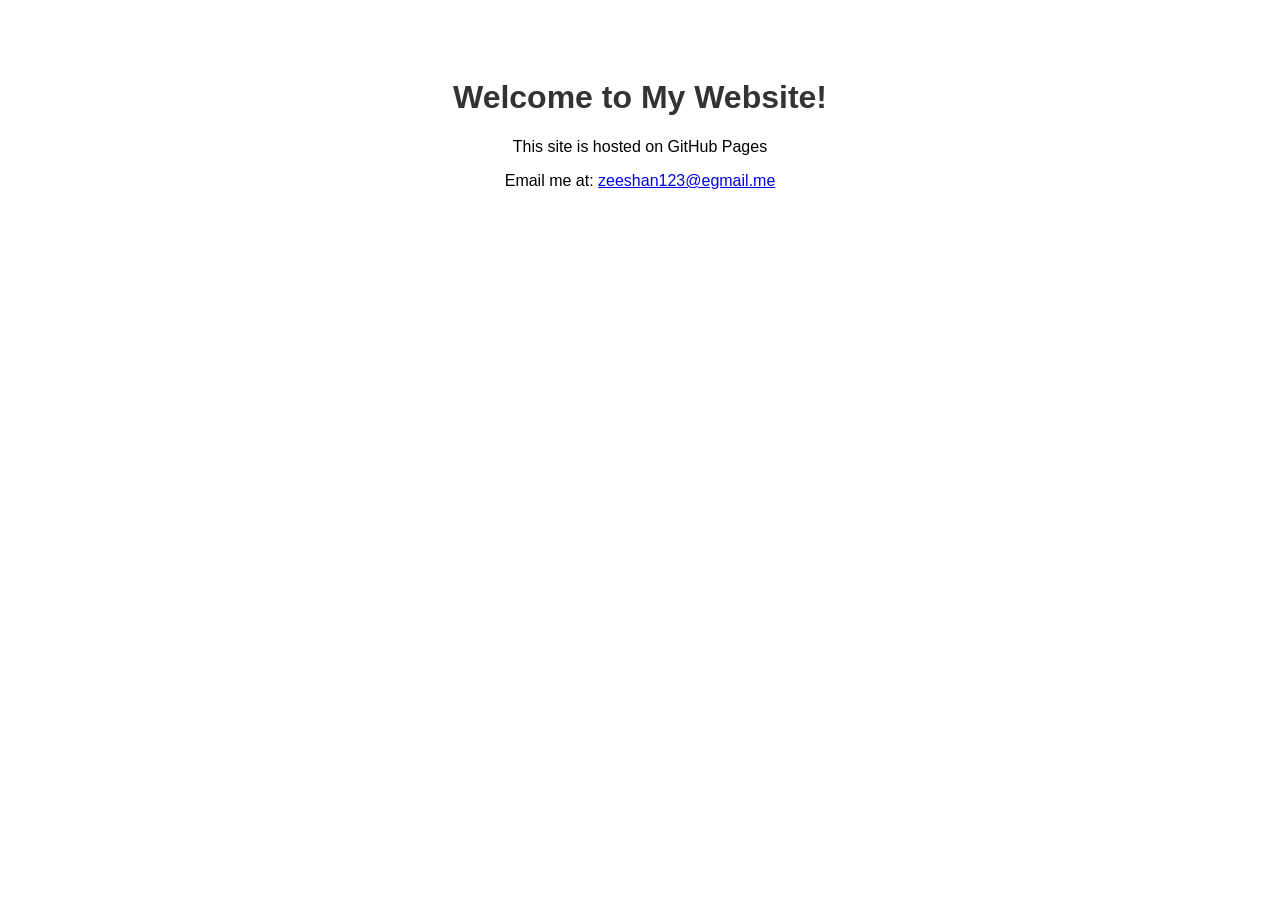
<file: Index.html>
<!DOCTYPE html>
<html>
<head>
    <title>My Website</title>
    <style>
        body { font-family: Arial; text-align: center; padding: 50px; }
        h1 { color: #333; }
    </style>
</head>
<body>
    <h1>Welcome to My Website!</h1>
    <p>This site is hosted on GitHub Pages</p>
    <p>Email me at: <a href="mailto:zeeshan123@egmail.me">zeeshan123@egmail.me</a></p>
</body>
</html>
</file>
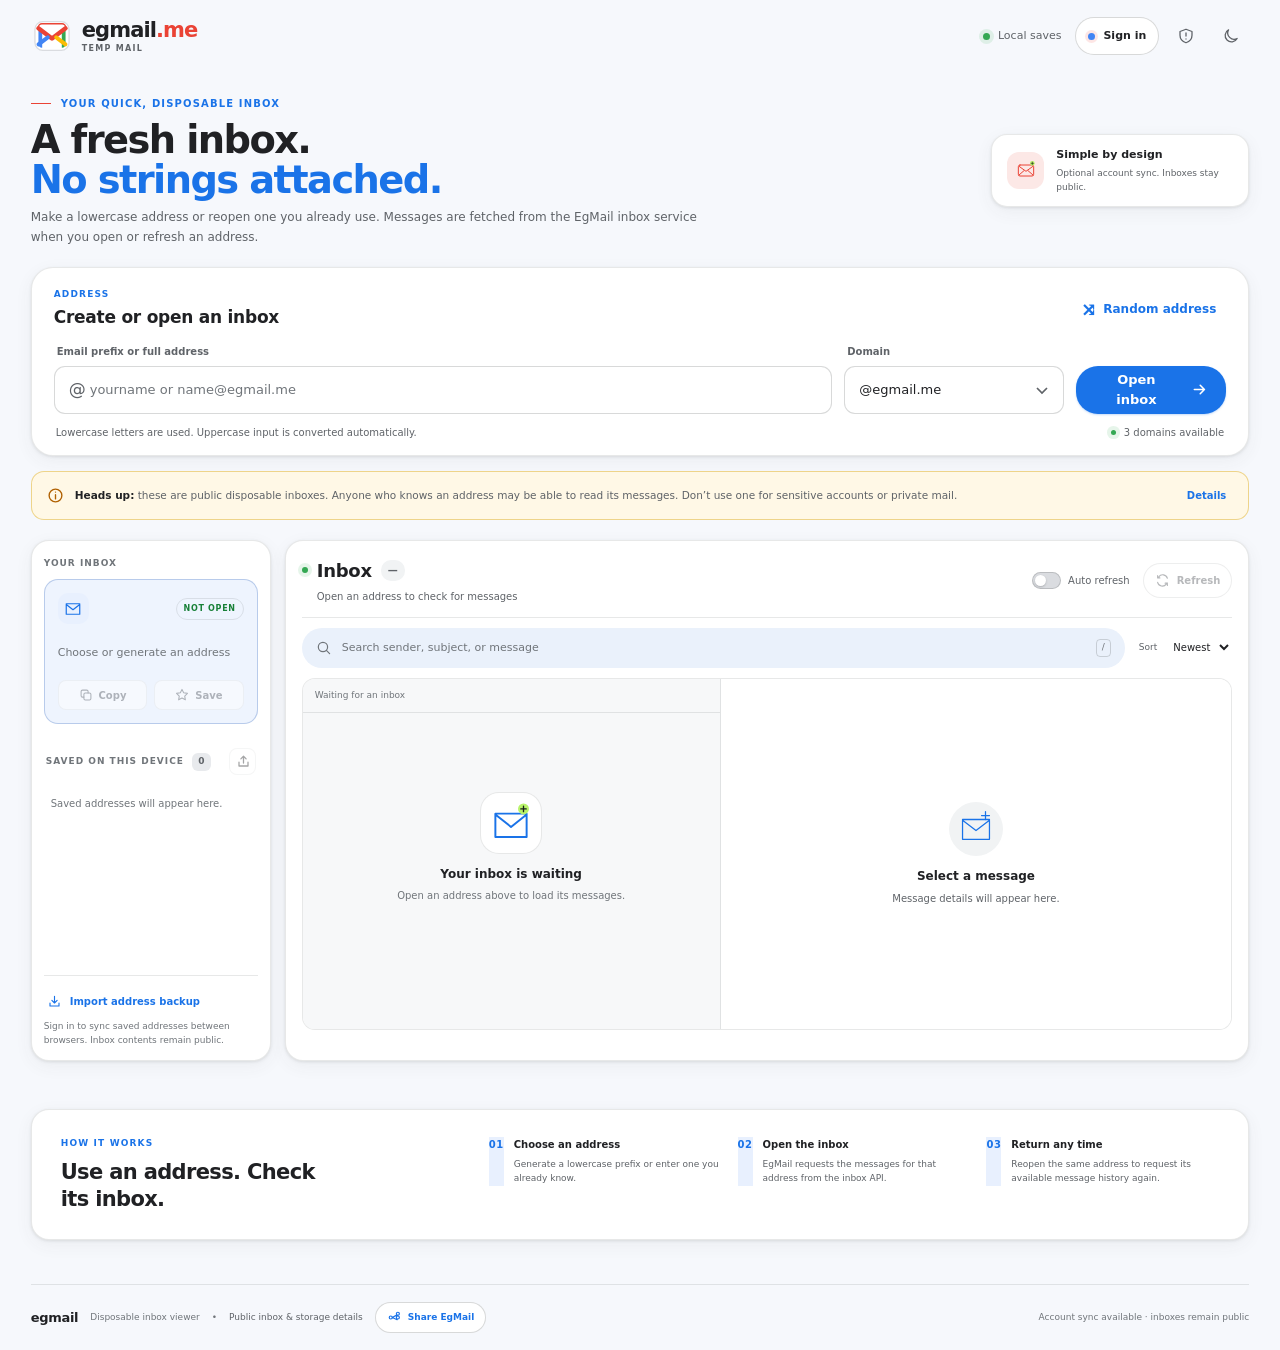
<file: index.html>
<!doctype html>
<html lang="en" data-theme="light">
<head>
  <meta charset="utf-8">
  <meta name="viewport" content="width=device-width, initial-scale=1, viewport-fit=cover">
  <meta name="theme-color" content="#f6f8fc">
  <meta name="egmail-api-origin" content="https://egmailauth-27vxmcwy.manus.space">
  <meta name="description" content="Open a disposable inbox on EgMail. Generate a lowercase address, choose from three supported domains, and view messages in your browser.">
  <meta name="keywords" content="temporary email, disposable inbox, receive email online, temporary inbox, EgMail, temp mail, temporary email address, online disposable email">
  <meta property="og:type" content="website">
  <meta property="og:title" content="EgMail — disposable inbox, ready when you are">
  <meta property="og:description" content="Generate or reopen a lowercase disposable email address and read its inbox in your browser.">
  <meta property="og:url" content="https://www.egmail.me/">
  <meta property="og:site_name" content="EgMail">
  <meta property="og:image" content="https://www.egmail.me/og-image.svg">
  <meta property="og:image:alt" content="EgMail colorful envelope logo and disposable inbox">
  <meta name="twitter:card" content="summary_large_image">
  <meta name="twitter:title" content="EgMail — disposable inbox, ready when you are">
  <meta name="twitter:description" content="Generate or reopen a lowercase disposable email address and read its inbox in your browser.">
  <meta name="twitter:image" content="https://www.egmail.me/og-image.svg">
  <meta name="twitter:image:alt" content="EgMail colorful envelope logo and disposable inbox">
  <link rel="canonical" href="https://www.egmail.me/">
  <link rel="icon" type="image/svg+xml" href="/favicon.svg">
  <link rel="stylesheet" href="/styles.css">
  <link rel="stylesheet" href="/egmail-theme.css">
  <title>EgMail — Disposable Email Inbox</title>
</head>
<body>
  <a class="skip-link" href="#main">Skip to inbox</a>
  <div class="ambient ambient-a" aria-hidden="true"></div>
  <div class="ambient ambient-b" aria-hidden="true"></div>

  <div class="app-shell">
    <header class="topbar">
      <a class="brand" href="/" aria-label="EgMail home">
        <span class="brand-mark" aria-hidden="true">
          <img src="/egmail-mark.svg" alt="">
        </span>
        <span class="brand-copy"><strong>egmail<span class="brand-domain">.me</span></strong><small>TEMP MAIL</small></span>
      </a>

      <div class="topbar-right">
        <span class="device-status" id="accountStorageStatus"><span class="status-dot"></span> Local saves</span>
        <button class="account-button" id="accountButton" type="button"><span class="account-button-dot" aria-hidden="true"></span><span id="accountButtonLabel">Sign in</span></button>
        <button class="icon-button" id="privacyButton" type="button" aria-label="Read inbox privacy notice" title="Privacy notice">
          <svg viewBox="0 0 24 24" aria-hidden="true"><path d="M12 3 20 6v5c0 5.1-3.4 8.5-8 10-4.6-1.5-8-4.9-8-10V6l8-3Z"/><path d="M12 8v4m0 4h.01"/></svg>
        </button>
        <button class="icon-button" id="themeToggle" type="button" aria-label="Switch color theme" title="Switch theme">
          <svg viewBox="0 0 24 24" aria-hidden="true"><circle cx="12" cy="12" r="4"/><path d="M12 2v2m0 16v2M4.93 4.93l1.42 1.42m11.3 11.3 1.42 1.42M2 12h2m16 0h2M4.93 19.07l1.42-1.42m11.3-11.3 1.42-1.42"/></svg>
        </button>
      </div>
    </header>

    <main id="main">
      <section class="intro" aria-labelledby="page-title">
        <div class="intro-copy">
          <div class="eyebrow"><span class="eyebrow-line"></span> YOUR QUICK, DISPOSABLE INBOX</div>
          <h1 id="page-title">A fresh inbox.<br><span>No strings attached.</span></h1>
          <p>Make a lowercase address or reopen one you already use. Messages are fetched from the EgMail inbox service when you open or refresh an address.</p>
        </div>
        <div class="intro-aside">
          <div class="aside-icon" aria-hidden="true">
            <svg viewBox="0 0 72 72" fill="none"><path d="M16 25.5 36 40l20-14.5M18 21h36a5 5 0 0 1 5 5v23a5 5 0 0 1-5 5H18a5 5 0 0 1-5-5V26a5 5 0 0 1 5-5Z" stroke="currentColor" stroke-width="3" stroke-linecap="round" stroke-linejoin="round"/><path d="m15 51 15-13m27 13L42 38" stroke="currentColor" stroke-width="3" stroke-linecap="round"/><circle cx="55" cy="16" r="7" fill="#B8F36A"/><path d="M55 12.5v7M51.5 16h7" stroke="#162019" stroke-width="1.8" stroke-linecap="round"/></svg>
          </div>
          <div><strong>Simple by design</strong><span>Optional account sync. Inboxes stay public.</span></div>
        </div>
      </section>

      <section class="generator-card" aria-labelledby="generator-title">
        <div class="generator-heading">
          <div>
            <span class="section-kicker">ADDRESS</span>
            <h2 id="generator-title">Create or open an inbox</h2>
          </div>
          <button class="text-button" id="randomButton" type="button"><span aria-hidden="true">⤨</span> Random address</button>
        </div>
        <form class="address-form" id="addressForm" autocomplete="off">
          <label class="prefix-field">
            <span class="field-label">Email prefix or full address</span>
            <span class="input-wrap"><span class="input-at" aria-hidden="true">@</span><input id="prefixInput" name="prefix" type="text" inputmode="email" maxlength="130" placeholder="yourname or name@egmail.me" autocapitalize="none" spellcheck="false" aria-describedby="prefixHelp" required></span>
          </label>
          <label class="domain-field" id="domainField">
            <span class="field-label">Domain</span>
            <span class="select-wrap"><select id="domainSelect" name="domain" aria-label="Email domain"><option value="egmail.me">@egmail.me</option><option value="otpgmail.me">@otpgmail.me</option><option value="ogmail.tech">@ogmail.tech</option></select><svg viewBox="0 0 16 16" aria-hidden="true"><path d="m3 6 5 5 5-5"/></svg></span>
          </label>
          <button class="primary-button" id="openButton" type="submit"><span>Open inbox</span><svg viewBox="0 0 20 20" aria-hidden="true"><path d="M4 10h12m-5-5 5 5-5 5"/></svg></button>
        </form>
        <div class="generator-foot"><span id="prefixHelp">Lowercase letters are used. Uppercase input is converted automatically.</span><span class="domain-note"><span class="mini-dot"></span> 3 domains available</span></div>
      </section>

      <div class="notice-bar" role="note">
        <svg viewBox="0 0 20 20" aria-hidden="true"><circle cx="10" cy="10" r="7.5"/><path d="M10 9v5m0-8h.01"/></svg>
        <p><strong>Heads up:</strong> these are public disposable inboxes. Anyone who knows an address may be able to read its messages. Don’t use one for sensitive accounts or private mail.</p>
        <button class="notice-link" id="noticeMore" type="button">Details</button>
      </div>

      <section class="workspace" aria-label="Email inbox workspace">
        <aside class="sidebar">
          <div class="sidebar-label">YOUR INBOX</div>
          <div class="current-inbox-card">
            <div class="current-top"><span class="inbox-icon" aria-hidden="true"><svg viewBox="0 0 24 24"><path d="M3 5h18v14H3zM3 6l9 7 9-7"/></svg></span><span id="inboxState" class="state-pill">NOT OPEN</span></div>
            <div class="address-display" id="activeAddress">Choose or generate an address</div>
            <div class="current-actions">
              <button class="small-action" id="copyAddressButton" type="button" disabled><svg viewBox="0 0 20 20" aria-hidden="true"><rect x="7" y="7" width="10" height="10" rx="2"/><path d="M13 7V5a2 2 0 0 0-2-2H5a2 2 0 0 0-2 2v6a2 2 0 0 0 2 2h2"/></svg>Copy</button>
              <button class="small-action" id="saveAddressButton" type="button" disabled><svg viewBox="0 0 20 20" aria-hidden="true"><path d="m10 2 2.4 4.9 5.4.8-3.9 3.8.9 5.4-4.8-2.5-4.8 2.5.9-5.4-3.9-3.8 5.4-.8L10 2Z"/></svg><span>Save</span></button>
            </div>
          </div>

          <div class="saved-heading"><div><span class="sidebar-label" id="savedHeadingLabel">SAVED ON THIS DEVICE</span><span id="savedCount" class="saved-count">0</span></div><button class="more-button" id="exportButton" type="button" title="Export saved addresses" aria-label="Export saved addresses" disabled><svg viewBox="0 0 20 20" aria-hidden="true"><path d="M10 12V3m0 0L6.5 6.5M10 3l3.5 3.5M4 11v5h12v-5"/></svg></button></div>
          <ul class="saved-list" id="savedList" aria-label="Saved addresses"><li class="saved-empty">Saved addresses will appear here.</li></ul>
          <div class="sidebar-bottom">
            <button class="import-button" id="importButton" type="button"><svg viewBox="0 0 20 20" aria-hidden="true"><path d="M10 3v9m0 0 3.5-3.5M10 12 6.5 8.5M4 12v4h12v-4"/></svg>Import address backup</button>
            <input id="importFile" type="file" accept="application/json,.json" hidden>
            <p id="savedStorageNote">Sign in to sync saved addresses between browsers. Inbox contents remain public.</p>
          </div>
        </aside>

        <section class="inbox-panel" aria-labelledby="inboxHeading">
          <div class="inbox-header">
            <div>
              <div class="title-line"><span class="live-dot" aria-hidden="true"></span><h2 id="inboxHeading">Inbox</h2><span id="messageCount" class="count-pill">—</span></div>
              <p id="updatedLabel" class="updated-label">Open an address to check for messages</p>
            </div>
            <div class="inbox-tools">
              <label class="auto-refresh"><input id="autoRefreshToggle" type="checkbox"><span class="switch" aria-hidden="true"></span><span>Auto refresh</span></label>
              <button class="refresh-button" id="refreshButton" type="button" disabled><svg viewBox="0 0 20 20" aria-hidden="true"><path d="M16.5 7A6.5 6.5 0 0 0 5 5.1L3.5 6.5M3.5 3.5v3h3m-3 6A6.5 6.5 0 0 0 15 14.9l1.5-1.4m0 3v-3h-3"/></svg><span>Refresh</span></button>
            </div>
          </div>

          <div class="inbox-toolbar">
            <label class="search-box"><svg viewBox="0 0 20 20" aria-hidden="true"><circle cx="8.7" cy="8.7" r="5.8"/><path d="m13 13 4 4"/></svg><input id="searchInput" type="search" placeholder="Search sender, subject, or message" aria-label="Search email messages" disabled><kbd>/</kbd></label>
            <label class="sort-control"><span>Sort</span><select id="sortSelect" aria-label="Sort messages"><option value="newest">Newest</option><option value="oldest">Oldest</option></select></label>
          </div>

          <div class="message-layout" id="messageLayout">
            <div class="message-list-wrap" id="messageListWrap">
              <div class="list-meta"><span id="listSummary">Waiting for an inbox</span><span id="listPageNote"></span></div>
              <ul class="message-list" id="messageList" aria-label="Received email messages"><li class="empty-list"><div class="empty-graphic" aria-hidden="true"><svg viewBox="0 0 64 64" fill="none"><path d="M12 20h40v30H12zM12 21l20 16 20-16" stroke="currentColor" stroke-width="2.5" stroke-linecap="round" stroke-linejoin="round"/><circle cx="48" cy="14" r="7" fill="#B8F36A"/><path d="M48 10.5v7m-3.5-3.5h7" stroke="#19211A" stroke-width="1.7" stroke-linecap="round"/></svg></div><strong>Your inbox is waiting</strong><span>Open an address above to load its messages.</span></li></ul>
              <div class="list-footer" id="listFooter" hidden></div>
            </div>
            <section class="detail-panel" id="detailPanel" aria-label="Selected email message">
              <div class="detail-placeholder" id="detailPlaceholder"><div class="detail-placeholder-icon" aria-hidden="true"><svg viewBox="0 0 48 48"><path d="M7 12h34v25H7zM7 13l17 13 17-13"/><path d="M31 7h10m-5-5v10"/></svg></div><strong>Select a message</strong><span>Message details will appear here.</span></div>
              <div id="detailContent" hidden>
                <div class="detail-actions"><button class="back-button" id="backToList" type="button"><svg viewBox="0 0 20 20" aria-hidden="true"><path d="M16 10H4m5-5-5 5 5 5"/></svg>Back to messages</button><span class="safe-render-label"><span></span> Safe view</span></div>
                <h3 class="detail-subject" id="detailSubject"></h3>
                <div class="sender-block"><span class="sender-avatar" id="senderAvatar">?</span><div class="sender-lines"><strong id="detailFrom"></strong><span id="detailDate"></span></div></div>
                <div class="message-body" id="messageBody"></div>
              </div>
            </section>
          </div>
          <div class="inbox-status" id="inboxStatus" role="status" aria-live="polite"></div>
        </section>
      </section>

      <section class="how-it-works" aria-labelledby="howHeading">
        <div><span class="section-kicker">HOW IT WORKS</span><h2 id="howHeading">Use an address. Check its inbox.</h2></div>
        <ol class="steps-list"><li><span>01</span><div><strong>Choose an address</strong><p>Generate a lowercase prefix or enter one you already know.</p></div></li><li><span>02</span><div><strong>Open the inbox</strong><p>EgMail requests the messages for that address from the inbox API.</p></div></li><li><span>03</span><div><strong>Return any time</strong><p>Reopen the same address to request its available message history again.</p></div></li></ol>
      </section>
    </main>

    <footer class="footer"><a class="footer-brand" href="/">egmail</a><span>Disposable inbox viewer</span><span class="footer-separator">•</span><button type="button" id="footerPrivacy">Public inbox &amp; storage details</button><button type="button" class="share-button" id="footerShare" aria-label="Share EgMail"><svg viewBox="0 0 20 20" aria-hidden="true"><path d="M13.5 6.5 7 10m6.5 3L7 10m9.5 0a2 2 0 1 1-4 0 2 2 0 0 1 4 0ZM7 10a2 2 0 1 1-4 0 2 2 0 0 1 4 0Zm9.5-5a2 2 0 1 1-4 0 2 2 0 0 1 4 0Z"/></svg>Share EgMail</button><span class="footer-right">Account sync available · inboxes remain public</span></footer>
  </div>

  <dialog class="privacy-dialog" id="privacyDialog" aria-labelledby="privacyTitle">
    <div class="dialog-top"><span class="dialog-shield" aria-hidden="true"><svg viewBox="0 0 24 24"><path d="M12 3 20 6v5c0 5.1-3.4 8.5-8 10-4.6-1.5-8-4.9-8-10V6l8-3Z"/><path d="M12 8v4m0 4h.01"/></svg></span><button class="dialog-close" id="closePrivacy" type="button" aria-label="Close privacy details">×</button></div>
    <span class="section-kicker">PLEASE READ</span><h2 id="privacyTitle">Know what a public inbox means</h2>
    <div class="privacy-copy"><p><strong>Inbox access is based on the address.</strong> EgMail reads from a public, address-based API at <code>egmail.me/&lt;address&gt;</code>. Anyone who knows an address may be able to request its messages. Signing in does not make an inbox private, and this app does not store message bodies.</p><p><strong>Accounts sync addresses, not inbox access.</strong> If you sign in, EgMail stores your username, phone number, a salted password hash, saved addresses, and preferences so they can follow your account. If signed out, saved addresses stay in this browser. The phone number is not verified and no SMS is sent; it cannot be used for trustworthy password recovery.</p><p><strong>Use disposable inboxes carefully.</strong> Don’t use them for banking, private communications, account recovery, or any account where a public mailbox could put you at risk. Anyone with the address may be able to see the same messages.</p></div>
    <button class="primary-button dialog-done" id="privacyDone" type="button">I understand</button>
  </dialog>
  <dialog class="account-dialog" id="accountDialog" aria-labelledby="accountTitle">
    <div class="account-modal">
      <div class="account-modal-head"><span class="account-mark" aria-hidden="true"><svg viewBox="0 0 24 24"><path d="M12 3 20 6v5c0 5.1-3.4 8.5-8 10-4.6-1.5-8-4.9-8-10V6l8-3Z"/><path d="M8 12h8M12 8v8"/></svg></span><button class="dialog-close" id="closeAccount" type="button" aria-label="Close account dialog">×</button></div>
      <span class="section-kicker">EGMAIL ACCOUNT</span><h2 id="accountTitle">Sign in to sync</h2>
      <p class="account-lead" id="accountLead">Keep your saved addresses and preferences with you on another browser.</p>
      <div id="authForms">
        <div class="account-tabs" role="tablist" aria-label="Account access">
          <button id="loginTab" type="button" role="tab" aria-selected="true">Sign in</button>
          <button id="registerTab" type="button" role="tab" aria-selected="false">Create account</button>
        </div>
        <form id="loginForm" class="account-form" autocomplete="on">
          <label><span>Phone number or username</span><input id="loginIdentifier" name="username" type="text" autocomplete="username" maxlength="64" autocapitalize="none" required placeholder="+country code or username"></label>
          <label><span>Password</span><input id="loginPassword" name="password" type="password" autocomplete="current-password" maxlength="128" required></label>
          <button class="primary-button account-submit" type="submit">Sign in</button>
          <p class="account-switch">New to EgMail? <button id="showRegisterLink" type="button">Create an account</button></p>
        </form>
        <form id="registerForm" class="account-form" autocomplete="on" hidden>
          <label><span>Phone number with country code</span><input id="registerPhone" name="tel" type="tel" autocomplete="tel" inputmode="tel" maxlength="24" required placeholder="+92 300 1234567"></label>
          <label><span>Username</span><input id="registerUsername" name="username" type="text" autocomplete="username" minlength="3" maxlength="32" autocapitalize="none" pattern="[a-zA-Z0-9][a-zA-Z0-9._-]{2,31}" required></label>
          <label><span>Password (12+ characters)</span><input id="registerPassword" name="new-password" type="password" autocomplete="new-password" minlength="12" maxlength="128" required></label>
          <label><span>Confirm password</span><input id="registerPasswordConfirm" name="confirm-password" type="password" autocomplete="new-password" minlength="12" maxlength="128" required></label>
          <p class="account-security-note">No SMS is sent. Your phone is an unverified sign-in identifier and cannot prove account ownership for password recovery. Keep your password safe.</p>
          <button class="primary-button account-submit" type="submit">Create account</button>
        </form>
        <p class="account-message" id="authMessage" role="status" aria-live="polite"></p>
      </div>
      <section class="account-panel" id="accountPanel" hidden>
        <div class="account-user-card"><span class="account-avatar" id="accountAvatar">E</span><div><strong id="accountUsername"></strong><span id="accountPhone"></span><small>Phone not verified · no SMS sent</small></div></div>
        <div class="account-sync-note"><strong>Synced with this account</strong><span>Saved inbox addresses, theme, and auto-refresh preference.</span><span>Inbox messages are not stored here and remain public by address.</span></div>
        <form id="changePasswordForm" class="account-form account-password-form">
          <h3>Change password</h3>
          <label><span>Current password</span><input id="currentPassword" type="password" autocomplete="current-password" maxlength="128" required></label>
          <label><span>New password (12+ characters)</span><input id="newPassword" type="password" autocomplete="new-password" minlength="12" maxlength="128" required></label>
          <label><span>Confirm new password</span><input id="confirmNewPassword" type="password" autocomplete="new-password" minlength="12" maxlength="128" required></label>
          <button class="secondary-button" type="submit">Update password</button>
        </form>
        <p class="account-message" id="accountMessage" role="status" aria-live="polite"></p>
        <button class="signout-button" id="logoutButton" type="button">Sign out</button>
      </section>
    </div>
  </dialog>
  <div class="toast" id="toast" role="status" aria-live="polite"></div>
  <script src="/mail-content.js" defer></script>
  <script src="/otp.js" defer></script>
  <script src="/account.js" defer></script>
  <script src="/app.js" defer></script>
</body>
</html>
</file>
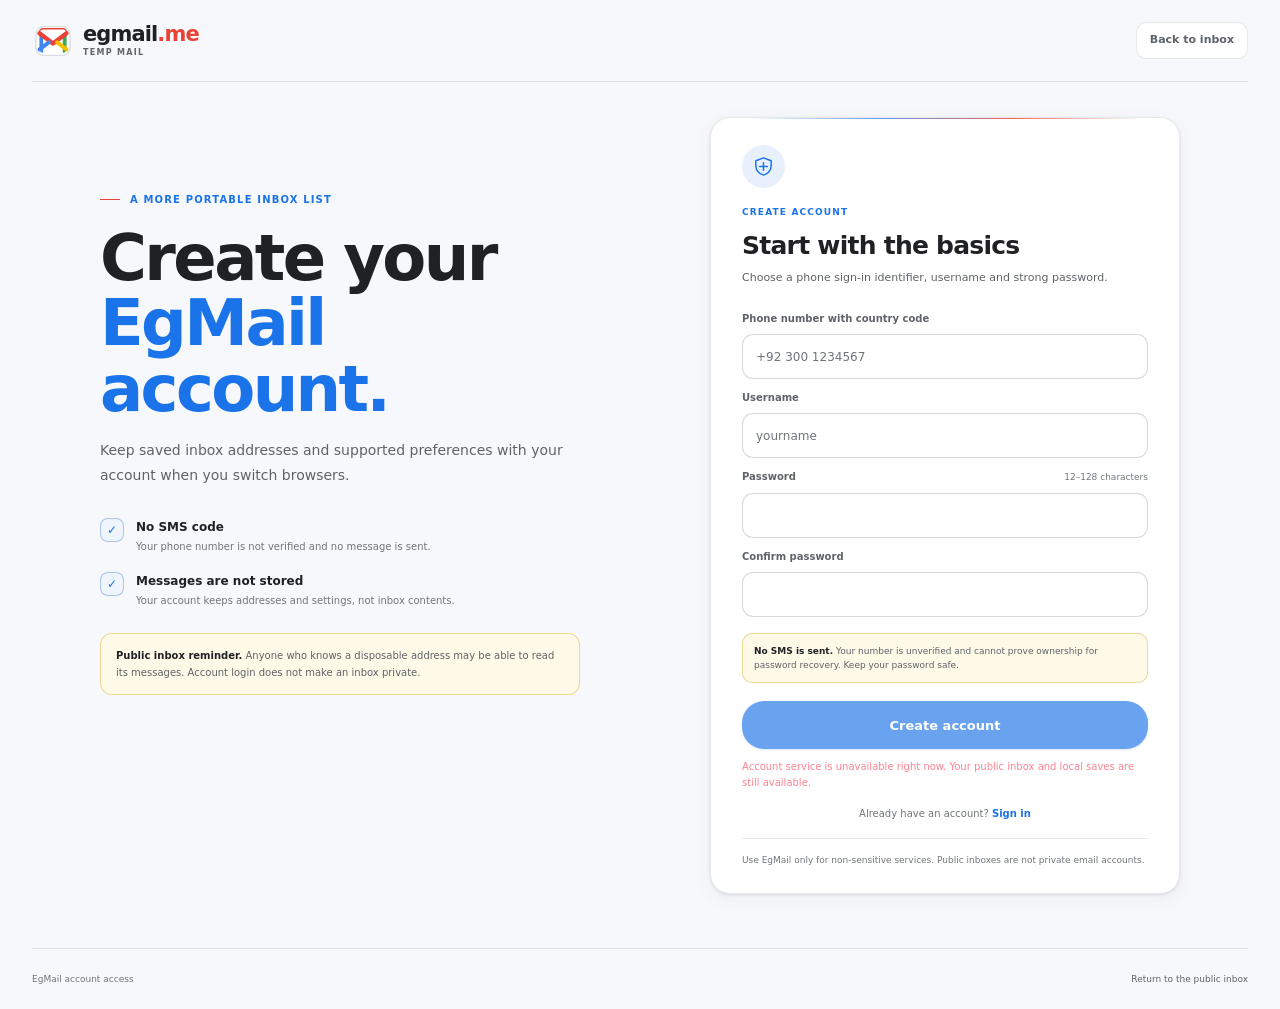
<file: create-account.html>
<!doctype html>
<html lang="en" data-theme="light">
<head>
  <meta charset="utf-8">
  <meta name="viewport" content="width=device-width, initial-scale=1, viewport-fit=cover">
  <meta name="theme-color" content="#f6f8fc">
  <meta name="robots" content="noindex, nofollow">
  <meta name="egmail-api-origin" content="https://egmailauth-27vxmcwy.manus.space">
  <meta name="description" content="Create an EgMail account to sync saved inbox addresses and preferences.">
  <link rel="icon" type="image/svg+xml" href="/favicon.svg">
  <link rel="stylesheet" href="/styles.css">
  <link rel="stylesheet" href="/account-pages.css">
  <link rel="stylesheet" href="/egmail-theme.css">
  <title>Create account · EgMail</title>
</head>
<body class="account-page-body" data-account-mode="register">
  <a class="skip-link" href="#registerForm">Skip to account creation</a>
  <div class="account-page-shell">
    <header class="account-page-header">
      <a class="brand" href="/" aria-label="EgMail home">
        <span class="brand-mark" aria-hidden="true">
          <img src="/egmail-mark.svg" alt="">
        </span>
        <span class="brand-copy"><strong>egmail<span class="brand-domain">.me</span></strong><small>TEMP MAIL</small></span>
      </a>
      <a class="account-page-back" href="/">Back to inbox</a>
    </header>

    <main class="account-page-main account-page-main-register">
      <section class="account-story" aria-labelledby="storyTitle">
        <div class="eyebrow"><span class="eyebrow-line"></span> A MORE PORTABLE INBOX LIST</div>
        <h1 id="storyTitle">Create your<br><span>EgMail account.</span></h1>
        <p>Keep saved inbox addresses and supported preferences with your account when you switch browsers.</p>
        <div class="account-benefits" aria-label="Account details">
          <div class="account-benefit"><span class="benefit-mark" aria-hidden="true">✓</span><span><strong>No SMS code</strong><small>Your phone number is not verified and no message is sent.</small></span></div>
          <div class="account-benefit"><span class="benefit-mark" aria-hidden="true">✓</span><span><strong>Messages are not stored</strong><small>Your account keeps addresses and settings, not inbox contents.</small></span></div>
        </div>
        <div class="account-page-warning"><strong>Public inbox reminder.</strong> Anyone who knows a disposable address may be able to read its messages. Account login does not make an inbox private.</div>
      </section>

      <section class="account-page-card account-page-card-register" aria-labelledby="accountHeading">
        <div class="account-card-mark" aria-hidden="true">
          <svg viewBox="0 0 24 24"><path d="M12 3 20 6v5c0 5.1-3.4 8.5-8 10-4.6-1.5-8-4.9-8-10V6l8-3Z"/><path d="M8 12h8M12 8v8"/></svg>
        </div>
        <span class="section-kicker">CREATE ACCOUNT</span>
        <h2 id="accountHeading">Start with the basics</h2>
        <p class="account-page-lead">Choose a phone sign-in identifier, username and strong password.</p>

        <form id="registerForm" class="account-page-form" autocomplete="on" method="post">
          <label for="registerPhone">Phone number with country code</label>
          <input id="registerPhone" name="tel" type="tel" autocomplete="tel" inputmode="tel" maxlength="24" placeholder="+92 300 1234567" required>
          <label for="registerUsername">Username</label>
          <input id="registerUsername" name="username" type="text" autocomplete="username" autocapitalize="none" spellcheck="false" minlength="3" maxlength="32" pattern="[a-zA-Z0-9][a-zA-Z0-9._-]{2,31}" placeholder="yourname" required>
          <label for="registerPassword">Password <span class="label-hint">12–128 characters</span></label>
          <input id="registerPassword" name="new-password" type="password" autocomplete="new-password" minlength="12" maxlength="128" required>
          <label for="registerPasswordConfirm">Confirm password</label>
          <input id="registerPasswordConfirm" name="confirm-password" type="password" autocomplete="new-password" minlength="12" maxlength="128" required>
          <div class="account-page-security-note"><strong>No SMS is sent.</strong> Your number is unverified and cannot prove ownership for password recovery. Keep your password safe.</div>
          <button class="primary-button account-page-submit" type="submit" disabled>Create account</button>
        </form>
        <p class="account-page-message" id="accountPageMessage" role="status" aria-live="polite"></p>
        <div class="already-signed-in" id="alreadySignedIn" hidden>
          <strong>You’re already signed in.</strong>
          <span>Continue to your inbox and account settings.</span>
          <a class="primary-button account-page-submit" id="continueLink" href="/">Continue to EgMail</a>
        </div>
        <p class="account-page-switch">Already have an account? <a id="otherAccountPageLink" href="/login.html">Sign in</a></p>
        <p class="account-page-note">Use EgMail only for non-sensitive services. Public inboxes are not private email accounts.</p>
      </section>
    </main>

    <footer class="account-page-footer"><span>EgMail account access</span><a href="/">Return to the public inbox</a></footer>
  </div>
  <script src="/account-page.js" defer></script>
</body>
</html>
</file>
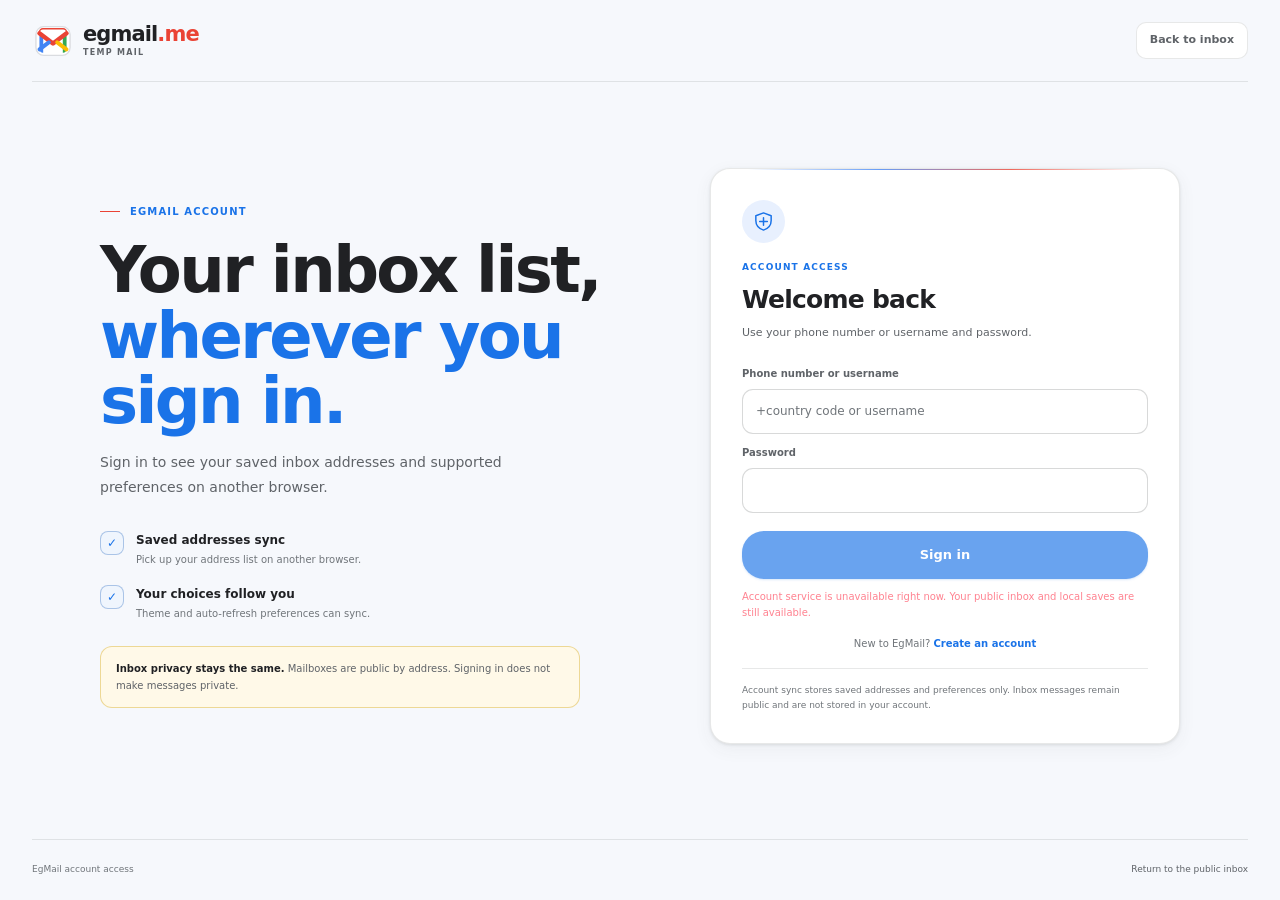
<file: login.html>
<!doctype html>
<html lang="en" data-theme="light">
<head>
  <meta charset="utf-8">
  <meta name="viewport" content="width=device-width, initial-scale=1, viewport-fit=cover">
  <meta name="theme-color" content="#f6f8fc">
  <meta name="robots" content="noindex, nofollow">
  <meta name="egmail-api-origin" content="https://egmailauth-27vxmcwy.manus.space">
  <meta name="description" content="Sign in to sync your saved EgMail inbox addresses and preferences.">
  <link rel="icon" type="image/svg+xml" href="/favicon.svg">
  <link rel="stylesheet" href="/styles.css">
  <link rel="stylesheet" href="/account-pages.css">
  <link rel="stylesheet" href="/egmail-theme.css">
  <title>Sign in · EgMail</title>
</head>
<body class="account-page-body" data-account-mode="login">
  <a class="skip-link" href="#loginForm">Skip to sign in</a>
  <div class="account-page-shell">
    <header class="account-page-header">
      <a class="brand" href="/" aria-label="EgMail home">
        <span class="brand-mark" aria-hidden="true">
          <img src="/egmail-mark.svg" alt="">
        </span>
        <span class="brand-copy"><strong>egmail<span class="brand-domain">.me</span></strong><small>TEMP MAIL</small></span>
      </a>
      <a class="account-page-back" href="/">Back to inbox</a>
    </header>

    <main class="account-page-main">
      <section class="account-story" aria-labelledby="storyTitle">
        <div class="eyebrow"><span class="eyebrow-line"></span> EGMAIL ACCOUNT</div>
        <h1 id="storyTitle">Your inbox list,<br><span>wherever you sign in.</span></h1>
        <p>Sign in to see your saved inbox addresses and supported preferences on another browser.</p>
        <div class="account-benefits" aria-label="Account benefits">
          <div class="account-benefit"><span class="benefit-mark" aria-hidden="true">✓</span><span><strong>Saved addresses sync</strong><small>Pick up your address list on another browser.</small></span></div>
          <div class="account-benefit"><span class="benefit-mark" aria-hidden="true">✓</span><span><strong>Your choices follow you</strong><small>Theme and auto-refresh preferences can sync.</small></span></div>
        </div>
        <div class="account-page-warning"><strong>Inbox privacy stays the same.</strong> Mailboxes are public by address. Signing in does not make messages private.</div>
      </section>

      <section class="account-page-card" aria-labelledby="accountHeading">
        <div class="account-card-mark" aria-hidden="true">
          <svg viewBox="0 0 24 24"><path d="M12 3 20 6v5c0 5.1-3.4 8.5-8 10-4.6-1.5-8-4.9-8-10V6l8-3Z"/><path d="M8 12h8M12 8v8"/></svg>
        </div>
        <span class="section-kicker">ACCOUNT ACCESS</span>
        <h2 id="accountHeading">Welcome back</h2>
        <p class="account-page-lead">Use your phone number or username and password.</p>

        <form id="loginForm" class="account-page-form" autocomplete="on" method="post">
          <label for="loginIdentifier">Phone number or username</label>
          <input id="loginIdentifier" name="identifier" type="text" autocomplete="username" autocapitalize="none" spellcheck="false" maxlength="64" placeholder="+country code or username" required>
          <label for="loginPassword">Password</label>
          <input id="loginPassword" name="password" type="password" autocomplete="current-password" maxlength="128" required>
          <button class="primary-button account-page-submit" type="submit" disabled>Sign in</button>
        </form>
        <p class="account-page-message" id="accountPageMessage" role="status" aria-live="polite"></p>
        <div class="already-signed-in" id="alreadySignedIn" hidden>
          <strong>You’re already signed in.</strong>
          <span>Continue to your inbox and account settings.</span>
          <a class="primary-button account-page-submit" id="continueLink" href="/">Continue to EgMail</a>
        </div>
        <p class="account-page-switch">New to EgMail? <a id="otherAccountPageLink" href="/create-account.html">Create an account</a></p>
        <p class="account-page-note">Account sync stores saved addresses and preferences only. Inbox messages remain public and are not stored in your account.</p>
      </section>
    </main>

    <footer class="account-page-footer"><span>EgMail account access</span><a href="/">Return to the public inbox</a></footer>
  </div>
  <script src="/account-page.js" defer></script>
</body>
</html>
</file>
<file: styles.css>
:root{color-scheme:dark;--bg:#101626;--surface:#171f31;--surface-2:#1c2639;--surface-3:#202c42;--line:rgba(213,224,247,.09);--line-strong:rgba(213,224,247,.15);--text:#f2f5fb;--muted:#9ba8bd;--subtle:#68778f;--accent:#b8f36a;--accent-ink:#19211a;--purple:#a896ff;--blue:#82c9ff;--warning:#f4c96b;--shadow:0 20px 60px rgba(2,7,18,.22);--radius:22px;--font:Inter,ui-sans-serif,system-ui,-apple-system,BlinkMacSystemFont,"Segoe UI",sans-serif}
:root[data-theme="light"]{color-scheme:light;--bg:#f4f7fb;--surface:#fff;--surface-2:#f8faff;--surface-3:#eef3fa;--line:rgba(30,47,76,.09);--line-strong:rgba(30,47,76,.15);--text:#1c2638;--muted:#68778e;--subtle:#8591a4;--accent:#90d93d;--accent-ink:#19211a;--purple:#7159e8;--blue:#2387c8;--warning:#ac7614;--shadow:0 18px 56px rgba(30,47,76,.1)}
*{box-sizing:border-box}html{scroll-behavior:smooth}body{margin:0;min-width:320px;background:var(--bg);color:var(--text);font-family:var(--font);font-size:14px;line-height:1.5;-webkit-font-smoothing:antialiased;overflow-x:hidden;transition:background .25s,color .25s}button,input,select{font:inherit}button{color:inherit}button:focus-visible,a:focus-visible,input:focus-visible,select:focus-visible{outline:3px solid color-mix(in srgb,var(--purple) 75%,transparent);outline-offset:3px}.skip-link{position:absolute;top:-60px;left:12px;z-index:1000;padding:10px 14px;background:var(--accent);color:var(--accent-ink);border-radius:10px;font-weight:700}.skip-link:focus{top:12px}.ambient{position:fixed;z-index:-1;pointer-events:none;border-radius:50%;filter:blur(95px);opacity:.16;animation:drift 22s ease-in-out infinite alternate}.ambient-a{width:430px;height:430px;top:-260px;right:6%;background:#7358ef}.ambient-b{width:390px;height:390px;left:-270px;top:50%;background:#36b7bb;animation-delay:-8s}@keyframes drift{to{transform:translate(36px,52px) scale(1.12)}}.app-shell{max-width:1440px;margin:0 auto;padding:0 46px}.topbar{height:84px;display:flex;align-items:center;justify-content:space-between;border-bottom:1px solid var(--line)}.brand{display:flex;align-items:center;gap:10px;color:var(--text);text-decoration:none}.brand-mark{width:43px;height:43px;display:grid;place-items:center;color:var(--purple)}.brand-mark svg{width:42px;height:42px}.brand-copy{display:grid;line-height:1}.brand-copy strong{font-size:21px;font-weight:790;letter-spacing:-.8px}.brand-copy small{margin-top:5px;font-size:8px;font-weight:750;letter-spacing:1.25px;color:var(--muted)}.topbar-right{display:flex;align-items:center;gap:13px}.device-status{display:flex;align-items:center;gap:8px;margin-right:5px;color:var(--muted);font-size:12px}.status-dot,.live-dot,.mini-dot{width:7px;height:7px;border-radius:50%;background:var(--accent);box-shadow:0 0 0 4px color-mix(in srgb,var(--accent) 12%,transparent)}.icon-button,.more-button{width:38px;height:38px;display:grid;place-items:center;background:var(--surface);border:1px solid var(--line);border-radius:12px;cursor:pointer;transition:transform .2s,border-color .2s,background .2s}.icon-button:hover,.more-button:hover{transform:translateY(-2px);border-color:var(--line-strong);background:var(--surface-2)}.icon-button svg,.more-button svg{width:18px;height:18px;fill:none;stroke:currentColor;stroke-width:1.7;stroke-linecap:round;stroke-linejoin:round}.intro{display:flex;align-items:flex-end;justify-content:space-between;gap:32px;padding:54px 0 34px;animation:rise .55s ease both}.eyebrow,.section-kicker{display:flex;align-items:center;gap:10px;color:var(--purple);font-size:10px;font-weight:780;letter-spacing:1.55px}.eyebrow-line{width:20px;height:1px;background:var(--purple)}h1{margin:15px 0 12px;font-size:clamp(35px,4.4vw,58px);line-height:1.03;letter-spacing:-2.5px;font-weight:760}h1 span{color:var(--purple)}.intro-copy>p{max-width:610px;margin:0;color:var(--muted);font-size:14px;line-height:1.7}.intro-aside{display:flex;align-items:center;gap:13px;max-width:258px;margin-bottom:3px;padding:15px 18px;border:1px solid var(--line);border-radius:16px;background:linear-gradient(135deg,color-mix(in srgb,var(--surface) 90%,transparent),color-mix(in srgb,var(--surface-2) 80%,transparent));box-shadow:var(--shadow)}.aside-icon{width:47px;height:47px;flex:none;display:grid;place-items:center;border-radius:14px;background:color-mix(in srgb,var(--purple) 13%,var(--surface));color:var(--purple)}.aside-icon svg{width:39px;height:39px}.intro-aside strong,.intro-aside span{display:block}.intro-aside strong{font-size:12px}.intro-aside span{margin-top:4px;color:var(--muted);font-size:10px;line-height:1.5}.generator-card{position:relative;padding:23px 25px 17px;border:1px solid var(--line-strong);border-radius:var(--radius);background:linear-gradient(135deg,color-mix(in srgb,var(--surface) 98%,transparent),color-mix(in srgb,var(--surface-2) 94%,transparent));box-shadow:var(--shadow);overflow:hidden;animation:rise .62s .06s ease both}.generator-card:before{content:"";position:absolute;top:0;left:7%;right:7%;height:1px;background:linear-gradient(90deg,transparent,var(--purple),var(--accent),transparent);opacity:.7}.generator-heading{display:flex;align-items:center;justify-content:space-between;gap:20px;margin-bottom:16px}.generator-heading h2{margin:4px 0 0;font-size:17px;letter-spacing:-.35px}.section-kicker{font-size:9px;letter-spacing:1.35px}.text-button,.notice-link{border:0;background:transparent;color:var(--purple);font-size:12px;font-weight:700;cursor:pointer}.text-button{display:flex;align-items:center;gap:7px;padding:8px 10px;border-radius:9px;transition:background .2s}.text-button:hover,.notice-link:hover{background:color-mix(in srgb,var(--purple) 11%,transparent)}.text-button span{font-size:18px}.address-form{display:grid;grid-template-columns:minmax(200px,1fr) 220px 150px;gap:12px;align-items:end}.prefix-field,.domain-field{display:block;min-width:0}.field-label{display:block;margin:0 0 7px 3px;color:var(--muted);font-size:10px;font-weight:650}.input-wrap,.select-wrap{position:relative;display:flex;align-items:center;height:48px;background:var(--bg);border:1px solid var(--line-strong);border-radius:12px;transition:border-color .2s,box-shadow .2s}.input-wrap:focus-within,.select-wrap:focus-within{border-color:var(--purple);box-shadow:0 0 0 3px color-mix(in srgb,var(--purple) 12%,transparent)}.input-at{position:absolute;left:14px;color:var(--subtle);font-size:17px}.input-wrap input{width:100%;height:100%;padding:0 14px 0 35px;border:0;outline:0;background:transparent;color:var(--text);font-size:13px}.input-wrap input::placeholder{color:var(--subtle)}.select-wrap select{width:100%;height:100%;padding:0 38px 0 14px;appearance:none;background:transparent;border:0;outline:0;color:var(--text);font-size:13px;cursor:pointer}.select-wrap option{background:var(--surface);color:var(--text)}.select-wrap svg{position:absolute;right:13px;width:16px;height:16px;fill:none;stroke:var(--muted);stroke-width:1.7;pointer-events:none}.primary-button{height:48px;display:flex;align-items:center;justify-content:center;gap:13px;padding:0 19px;border:0;border-radius:12px;background:var(--accent);color:var(--accent-ink);font-weight:760;font-size:13px;cursor:pointer;box-shadow:0 6px 18px color-mix(in srgb,var(--accent) 15%,transparent);transition:transform .2s,filter .2s,box-shadow .2s}.primary-button:hover{transform:translateY(-2px);filter:brightness(1.04);box-shadow:0 10px 25px color-mix(in srgb,var(--accent) 23%,transparent)}.primary-button:active{transform:translateY(0)}.primary-button svg{width:17px;height:17px;fill:none;stroke:currentColor;stroke-width:1.9;stroke-linecap:round;stroke-linejoin:round}.generator-foot{display:flex;align-items:center;justify-content:space-between;gap:12px;margin-top:11px;padding:0 2px;color:var(--subtle);font-size:10px}.domain-note{display:flex;align-items:center;gap:8px;white-space:nowrap}.mini-dot{width:5px;height:5px;box-shadow:none}.notice-bar{display:flex;align-items:center;gap:11px;margin:15px 0 20px;padding:11px 15px;border:1px solid color-mix(in srgb,var(--warning) 21%,var(--line));border-radius:12px;background:color-mix(in srgb,var(--warning) 5%,var(--surface));color:var(--muted);animation:rise .68s .08s ease both}.notice-bar>svg{width:17px;height:17px;flex:none;fill:none;stroke:var(--warning);stroke-width:1.6;stroke-linecap:round}.notice-bar p{flex:1;margin:0;font-size:10.5px;line-height:1.5}.notice-bar strong{color:var(--text)}.notice-link{padding:5px 7px;font-size:10px;white-space:nowrap}.workspace{display:grid;grid-template-columns:260px minmax(0,1fr);gap:15px;min-height:525px;animation:rise .72s .12s ease both}.sidebar,.inbox-panel{min-width:0;border:1px solid var(--line);border-radius:20px;background:var(--surface);box-shadow:var(--shadow)}.sidebar{display:flex;flex-direction:column;padding:19px 15px 14px}.sidebar-label{color:var(--subtle);font-size:9px;font-weight:800;letter-spacing:1.2px}.current-inbox-card{margin-top:12px;padding:13px;border:1px solid color-mix(in srgb,var(--purple) 27%,var(--line));border-radius:15px;background:linear-gradient(145deg,color-mix(in srgb,var(--purple) 9%,var(--surface)),var(--surface))}.current-top{display:flex;align-items:center;justify-content:space-between}.inbox-icon{width:31px;height:31px;display:grid;place-items:center;border-radius:10px;background:color-mix(in srgb,var(--purple) 14%,var(--surface));color:var(--purple)}.inbox-icon svg{width:18px;height:18px;fill:none;stroke:currentColor;stroke-width:1.6;stroke-linecap:round;stroke-linejoin:round}.state-pill{padding:4px 7px;border:1px solid var(--line);border-radius:20px;color:var(--subtle);font-size:8px;font-weight:780;letter-spacing:.7px}.state-pill.is-open{border-color:color-mix(in srgb,var(--accent) 28%,transparent);background:color-mix(in srgb,var(--accent) 8%,transparent);color:var(--accent)}.address-display{min-height:37px;display:flex;align-items:center;margin:10px 0 9px;color:var(--text);font-size:12px;font-weight:680;line-height:1.4;overflow-wrap:anywhere}.address-display:not(.has-address){color:var(--subtle);font-size:11px;font-weight:500}.current-actions{display:flex;gap:7px}.small-action{height:30px;display:flex;align-items:center;justify-content:center;gap:6px;flex:1;border:1px solid var(--line);border-radius:8px;background:var(--surface);color:var(--muted);font-size:10px;font-weight:650;cursor:pointer;transition:background .2s,color .2s,border-color .2s}.small-action:hover:not(:disabled){background:var(--surface-3);border-color:var(--line-strong);color:var(--text)}.small-action:disabled{opacity:.45;cursor:not-allowed}.small-action svg{width:14px;height:14px;fill:none;stroke:currentColor;stroke-width:1.5;stroke-linecap:round;stroke-linejoin:round}.small-action.is-saved{color:var(--accent)}.saved-heading{display:flex;align-items:center;justify-content:space-between;margin:24px 2px 9px}.saved-heading>div{display:flex;align-items:center;gap:8px}.saved-count{min-width:19px;height:18px;display:grid;place-items:center;padding:0 5px;border-radius:6px;background:var(--surface-3);color:var(--muted);font-size:9px;font-weight:700}.more-button{width:27px;height:27px;border-radius:8px}.more-button svg{width:15px;height:15px}.more-button:disabled{opacity:.4;cursor:not-allowed}.saved-list{display:flex;flex-direction:column;gap:5px;min-height:65px;max-height:215px;margin:0;padding:0;overflow:auto;list-style:none}.saved-empty{padding:12px 7px;color:var(--subtle);font-size:10px;line-height:1.6}.saved-item{display:flex;align-items:center;gap:5px;padding:5px;border:1px solid transparent;border-radius:10px;transition:background .2s,border-color .2s}.saved-item:hover{background:var(--surface-2);border-color:var(--line)}.saved-open{flex:1;min-width:0;padding:4px 3px;border:0;background:transparent;text-align:left;cursor:pointer}.saved-open strong,.saved-open span{display:block;overflow:hidden;text-overflow:ellipsis;white-space:nowrap}.saved-open strong{color:var(--text);font-size:10px;font-weight:680}.saved-open span{margin-top:3px;color:var(--subtle);font-size:9px}.saved-remove{width:27px;height:27px;display:grid;place-items:center;flex:none;border:0;border-radius:7px;background:transparent;color:var(--subtle);font-size:17px;cursor:pointer}.saved-remove:hover{background:color-mix(in srgb,#e46b7c 12%,transparent);color:#ff8090}.sidebar-bottom{margin-top:auto;padding-top:13px;border-top:1px solid var(--line)}.import-button{display:flex;align-items:center;gap:8px;padding:5px 3px;border:0;background:transparent;color:var(--muted);font-size:10px;font-weight:680;cursor:pointer}.import-button:hover{color:var(--purple)}.import-button svg{width:15px;height:15px;fill:none;stroke:currentColor;stroke-width:1.5;stroke-linecap:round;stroke-linejoin:round}.sidebar-bottom p{margin:5px 0 0;color:var(--subtle);font-size:9px;line-height:1.6}.inbox-panel{display:flex;flex-direction:column;padding:19px 20px 13px}.inbox-header{display:flex;align-items:center;justify-content:space-between;gap:15px;padding-bottom:16px;border-bottom:1px solid var(--line)}.title-line{display:flex;align-items:center;gap:9px}.live-dot{width:6px;height:6px;flex:none}.title-line h2{margin:0;font-size:18px;letter-spacing:-.35px}.count-pill{min-width:23px;height:21px;display:grid;place-items:center;padding:0 7px;border-radius:7px;background:var(--surface-3);color:var(--muted);font-size:10px;font-weight:750}.updated-label{margin:5px 0 0 15px;color:var(--subtle);font-size:10px}.inbox-tools{display:flex;align-items:center;gap:13px}.auto-refresh{display:flex;align-items:center;gap:7px;color:var(--muted);font-size:10px;white-space:nowrap;cursor:pointer}.auto-refresh input{position:absolute;width:1px;height:1px;opacity:0}.switch{position:relative;width:29px;height:17px;border-radius:99px;background:var(--surface-3);border:1px solid var(--line-strong);transition:background .2s}.switch:after{content:"";position:absolute;top:2px;left:2px;width:11px;height:11px;border-radius:50%;background:var(--muted);transition:transform .2s,background .2s}.auto-refresh input:checked+.switch{background:color-mix(in srgb,var(--accent) 28%,var(--surface-3));border-color:color-mix(in srgb,var(--accent) 35%,var(--line))}.auto-refresh input:checked+.switch:after{transform:translateX(12px);background:var(--accent)}.auto-refresh input:focus-visible+.switch{outline:3px solid color-mix(in srgb,var(--purple) 75%,transparent);outline-offset:3px}.refresh-button{height:35px;display:flex;align-items:center;gap:7px;padding:0 11px;border:1px solid var(--line-strong);border-radius:9px;background:var(--surface-2);color:var(--text);font-size:10px;font-weight:680;cursor:pointer;transition:background .2s,border-color .2s}.refresh-button:hover:not(:disabled){background:var(--surface-3);border-color:color-mix(in srgb,var(--purple) 40%,var(--line))}.refresh-button:disabled{opacity:.45;cursor:not-allowed}.refresh-button svg{width:15px;height:15px;fill:none;stroke:currentColor;stroke-width:1.5;stroke-linecap:round;stroke-linejoin:round}.refresh-button.is-loading svg{animation:rotate .8s linear infinite}@keyframes rotate{to{transform:rotate(360deg)}}.inbox-toolbar{display:flex;align-items:center;gap:14px;padding:14px 0 12px}.search-box{height:37px;display:flex;align-items:center;gap:8px;flex:1;min-width:0;padding:0 10px;border:1px solid var(--line);border-radius:10px;background:var(--bg);transition:border-color .2s}.search-box:focus-within{border-color:color-mix(in srgb,var(--purple) 65%,var(--line))}.search-box svg{width:16px;height:16px;flex:none;fill:none;stroke:var(--subtle);stroke-width:1.5;stroke-linecap:round}.search-box input{width:100%;min-width:0;border:0;outline:0;background:transparent;color:var(--text);font-size:10px}.search-box input::placeholder{color:var(--subtle)}kbd{padding:1px 5px;border:1px solid var(--line-strong);border-radius:4px;color:var(--subtle);font-family:inherit;font-size:9px}.sort-control{display:flex;align-items:center;gap:7px;color:var(--subtle);font-size:9px}.sort-control select{max-width:76px;padding:5px 5px;border:0;background:transparent;color:var(--text);font-size:10px;cursor:pointer}.sort-control option{background:var(--surface);color:var(--text)}.message-layout{display:grid;grid-template-columns:minmax(225px,.9fr) minmax(0,1.1fr);flex:1;min-height:350px;border:1px solid var(--line);border-radius:13px;overflow:hidden}.message-list-wrap{min-width:0;display:flex;flex-direction:column;border-right:1px solid var(--line);background:color-mix(in srgb,var(--surface-2) 55%,var(--surface))}.list-meta{height:34px;display:flex;align-items:center;justify-content:space-between;padding:0 12px;border-bottom:1px solid var(--line);color:var(--subtle);font-size:9px}.message-list{display:flex;flex-direction:column;flex:1;min-height:0;margin:0;padding:0;overflow:auto;list-style:none}.message-row{position:relative;display:grid;grid-template-columns:33px minmax(0,1fr) auto;gap:9px;align-items:start;width:100%;padding:12px 11px;border:0;border-bottom:1px solid var(--line);background:transparent;color:inherit;text-align:left;cursor:pointer;transition:background .16s}.message-row:hover{background:color-mix(in srgb,var(--purple) 5%,var(--surface))}.message-row.is-active{background:color-mix(in srgb,var(--purple) 10%,var(--surface));box-shadow:inset 2px 0 var(--purple)}.sender-avatar{width:31px;height:31px;display:grid;place-items:center;flex:none;border-radius:10px;background:linear-gradient(145deg,color-mix(in srgb,var(--purple) 22%,var(--surface)),color-mix(in srgb,var(--blue) 18%,var(--surface)));color:var(--purple);font-size:11px;font-weight:800;text-transform:uppercase}.message-main{min-width:0}.message-from,.message-subject,.message-preview{display:block;overflow:hidden;text-overflow:ellipsis;white-space:nowrap}.message-from{color:var(--text);font-size:10px;font-weight:680}.message-subject{margin-top:3px;color:var(--muted);font-size:10px;font-weight:570}.message-preview{margin-top:3px;color:var(--subtle);font-size:9px}.message-time{padding-top:2px;color:var(--subtle);font-size:8px;white-space:nowrap}.empty-list{min-height:270px;display:flex;flex-direction:column;align-items:center;justify-content:center;gap:5px;padding:25px;text-align:center}.empty-graphic{width:62px;height:62px;display:grid;place-items:center;margin-bottom:6px;border:1px solid var(--line);border-radius:19px;background:var(--surface);color:var(--purple);animation:bob 3s ease-in-out infinite}.empty-graphic svg{width:50px;height:50px}.empty-list strong{font-size:12px}.empty-list span{max-width:235px;color:var(--subtle);font-size:10px;line-height:1.6}.list-footer{padding:9px 12px;border-top:1px solid var(--line);color:var(--subtle);font-size:9px}.detail-panel{position:relative;min-width:0;min-height:350px;max-height:390px;overflow:auto;background:var(--surface)}.detail-placeholder{height:100%;min-height:350px;display:flex;flex-direction:column;align-items:center;justify-content:center;gap:6px;padding:30px;text-align:center}.detail-placeholder-icon{width:54px;height:54px;display:grid;place-items:center;margin-bottom:5px;border:1px solid var(--line);border-radius:16px;background:var(--surface-2);color:var(--subtle)}.detail-placeholder-icon svg{width:38px;height:38px;fill:none;stroke:currentColor;stroke-width:1.6;stroke-linecap:round;stroke-linejoin:round}.detail-placeholder strong{font-size:12px}.detail-placeholder>span{color:var(--subtle);font-size:10px}.detail-actions{position:sticky;top:0;z-index:1;display:flex;align-items:center;justify-content:space-between;padding:10px 15px;border-bottom:1px solid var(--line);background:color-mix(in srgb,var(--surface) 94%,transparent);backdrop-filter:blur(14px)}.back-button{display:none;align-items:center;gap:5px;padding:5px 7px;border:0;border-radius:7px;background:transparent;color:var(--muted);font-size:9px;cursor:pointer}.back-button:hover{background:var(--surface-3);color:var(--text)}.back-button svg{width:14px;height:14px;fill:none;stroke:currentColor;stroke-width:1.6;stroke-linecap:round;stroke-linejoin:round}.safe-render-label{display:flex;align-items:center;gap:6px;color:var(--subtle);font-size:8px}.safe-render-label span{width:5px;height:5px;border-radius:50%;background:var(--accent)}.detail-subject{margin:16px 16px 12px;font-size:15px;line-height:1.35;letter-spacing:-.2px;overflow-wrap:anywhere}.sender-block{display:flex;align-items:center;gap:9px;margin:0 16px 14px;padding-bottom:13px;border-bottom:1px solid var(--line)}.sender-avatar{width:32px;height:32px}.sender-lines{min-width:0}.sender-lines strong,.sender-lines span{display:block;overflow:hidden;text-overflow:ellipsis;white-space:nowrap}.sender-lines strong{font-size:10px}.sender-lines span{margin-top:3px;color:var(--subtle);font-size:9px}.message-body{padding:0 16px 20px;color:var(--muted);font-size:11px;line-height:1.75;overflow-wrap:anywhere}.message-body p{margin:0 0 10px}.message-body h1,.message-body h2,.message-body h3,.message-body h4{margin:12px 0 6px;color:var(--text);font-size:14px;line-height:1.35;letter-spacing:0}.message-body strong,.message-body b{color:var(--text);font-weight:700}.message-body table{max-width:100%;border-collapse:collapse;font-size:10px}.message-body td,.message-body th{padding:4px;border:1px solid var(--line-strong)}.message-body pre,.message-body code{white-space:pre-wrap;overflow-wrap:anywhere;color:var(--text)}.message-body blockquote{margin:8px 0;padding:5px 10px;border-left:2px solid var(--purple);color:var(--muted)}.message-body ul,.message-body ol{padding-left:20px}.message-body a{color:var(--blue);text-decoration:underline}.body-notice{display:block;margin-bottom:10px;padding:7px 9px;border:1px solid var(--line);border-radius:8px;background:var(--surface-2);color:var(--subtle);font-size:9px}.inbox-status{min-height:18px;padding:8px 2px 0;color:var(--subtle);font-size:9px}.inbox-status.is-error{color:#ff8290}.list-footer{display:flex;justify-content:center}.how-it-works{display:grid;grid-template-columns:.85fr 1.6fr;gap:40px;align-items:start;margin:48px 0 44px;padding:27px 29px;border:1px solid var(--line);border-radius:18px;background:color-mix(in srgb,var(--surface) 58%,transparent)}.how-it-works h2{max-width:260px;margin:9px 0 0;font-size:21px;line-height:1.25;letter-spacing:-.65px}.steps-list{display:grid;grid-template-columns:repeat(3,1fr);gap:16px;margin:0;padding:0;list-style:none}.steps-list li{display:flex;gap:10px}.steps-list li>span{color:var(--purple);font-size:10px;font-weight:800;letter-spacing:.5px}.steps-list strong{display:block;font-size:10px}.steps-list p{margin:5px 0 0;color:var(--subtle);font-size:9px;line-height:1.6}.footer{min-height:66px;display:flex;align-items:center;gap:12px;border-top:1px solid var(--line);color:var(--subtle);font-size:9px}.footer-brand{color:var(--text);font-size:13px;font-weight:800;text-decoration:none;letter-spacing:-.3px}.footer-separator{color:var(--subtle)}.footer button{padding:0;border:0;background:transparent;color:var(--muted);font-size:9px;cursor:pointer}.footer button:hover{color:var(--purple)}.footer-right{margin-left:auto}.privacy-dialog{width:min(520px,calc(100% - 32px));max-height:min(88vh,720px);padding:25px;border:1px solid var(--line-strong);border-radius:20px;background:var(--surface);color:var(--text);box-shadow:0 25px 90px rgba(0,0,0,.42)}.privacy-dialog::backdrop{background:rgba(4,8,17,.72);backdrop-filter:blur(5px)}.dialog-top{display:flex;align-items:center;justify-content:space-between;margin-bottom:17px}.dialog-shield{width:42px;height:42px;display:grid;place-items:center;border-radius:13px;background:color-mix(in srgb,var(--warning) 13%,var(--surface));color:var(--warning)}.dialog-shield svg{width:23px;height:23px;fill:none;stroke:currentColor;stroke-width:1.5;stroke-linecap:round}.dialog-close{width:31px;height:31px;border:0;border-radius:9px;background:var(--surface-3);color:var(--muted);font-size:20px;line-height:1;cursor:pointer}.privacy-dialog h2{margin:7px 0 15px;font-size:22px;letter-spacing:-.6px}.privacy-copy p{margin:0 0 12px;color:var(--muted);font-size:12px;line-height:1.7}.privacy-copy strong{color:var(--text)}.privacy-copy code{padding:2px 5px;border-radius:5px;background:var(--surface-3);color:var(--purple);font-size:10px}.dialog-done{width:100%;margin-top:8px}.toast{position:fixed;z-index:20;right:25px;bottom:24px;max-width:min(360px,calc(100% - 32px));padding:11px 15px;border:1px solid var(--line-strong);border-radius:11px;background:var(--surface-3);color:var(--text);font-size:11px;box-shadow:var(--shadow);opacity:0;transform:translateY(12px);pointer-events:none;transition:opacity .2s,transform .2s}.toast.is-visible{opacity:1;transform:translateY(0)}[hidden]{display:none!important}@keyframes rise{from{opacity:0;transform:translateY(12px)}to{opacity:1;transform:translateY(0)}}@keyframes bob{0%,100%{transform:translateY(0)}50%{transform:translateY(-4px)}}
@media(max-width:1050px){.app-shell{padding:0 28px}.workspace{grid-template-columns:225px minmax(0,1fr)}.sidebar{padding:17px 12px 12px}.address-form{grid-template-columns:minmax(170px,1fr) 190px 135px}.message-layout{grid-template-columns:minmax(200px,.92fr) minmax(0,1.08fr)}.inbox-panel{padding:17px 15px 12px}.inbox-tools{gap:9px}.how-it-works{gap:24px}}
@media(max-width:780px){.app-shell{padding:0 20px}.topbar{height:72px}.intro{align-items:flex-start;padding:40px 0 25px}.intro-aside{display:none}.address-form{grid-template-columns:minmax(0,1fr) 185px}.primary-button{grid-column:1/-1}.workspace{grid-template-columns:1fr}.sidebar{display:grid;grid-template-columns:minmax(0,1fr) minmax(0,1fr);column-gap:15px;padding:14px}.sidebar>.sidebar-label{grid-column:1/-1}.current-inbox-card{margin-top:8px}.saved-heading{margin:8px 0 4px}.saved-list{max-height:105px}.sidebar-bottom{grid-column:1/-1;display:flex;align-items:center;justify-content:space-between;gap:15px;margin-top:8px;padding-top:9px}.sidebar-bottom p{max-width:270px;margin:0}.workspace{gap:12px}.inbox-panel{min-height:490px}.detail-panel{max-height:430px}.how-it-works{grid-template-columns:1fr;gap:20px;margin:32px 0;padding:23px}.how-it-works h2{max-width:none}.steps-list{gap:11px}}
@media(max-width:590px){.app-shell{padding:0 13px}.topbar{height:65px}.brand-mark,.brand-mark svg{width:37px;height:37px}.brand-copy strong{font-size:18px}.brand-copy small{font-size:7px}.topbar-right{gap:7px}.device-status{max-width:110px;gap:6px;margin-right:1px;font-size:9px}.status-dot{width:6px;height:6px}.icon-button{width:34px;height:34px;border-radius:10px}.intro{padding:34px 1px 23px}.eyebrow{font-size:8px}.eyebrow-line{width:14px}h1{font-size:clamp(34px,10vw,47px);letter-spacing:-1.8px}.intro-copy>p{font-size:12px}.generator-card{padding:18px 14px 13px;border-radius:17px}.generator-heading{margin-bottom:12px}.generator-heading h2{font-size:15px}.text-button{font-size:10px;padding:7px}.address-form{grid-template-columns:1fr 130px;gap:9px}.primary-button{height:44px;grid-column:1/-1}.input-wrap,.select-wrap{height:44px}.input-wrap input,.select-wrap select{font-size:11px}.field-label{font-size:9px}.generator-foot{align-items:flex-start;font-size:8px}.domain-note{font-size:8px}.notice-bar{gap:8px;margin:11px 0 13px;padding:9px 10px}.notice-bar p{font-size:9px}.notice-link{font-size:9px}.sidebar{grid-template-columns:1fr;padding:12px}.sidebar>.sidebar-label{grid-column:auto}.current-inbox-card{margin-top:8px}.saved-heading{margin:16px 2px 6px}.saved-list{max-height:110px}.sidebar-bottom{grid-column:auto;align-items:flex-start;flex-direction:column;gap:4px;margin-top:5px}.sidebar-bottom p{max-width:none}.inbox-panel{padding:14px 10px 10px;border-radius:16px}.inbox-header{align-items:flex-start;gap:6px;padding-bottom:12px}.title-line h2{font-size:16px}.updated-label{font-size:8px}.inbox-tools{flex-direction:column-reverse;align-items:flex-end;gap:7px}.auto-refresh{font-size:8px}.refresh-button{height:31px;padding:0 9px;font-size:9px}.inbox-toolbar{gap:5px;padding:10px 0}.search-box{height:34px;padding:0 7px;gap:5px}.search-box input{font-size:9px}.search-box input::placeholder{font-size:8px}.search-box kbd{display:none}.sort-control{gap:1px;font-size:8px}.sort-control select{max-width:64px;padding-right:0;font-size:9px}.message-layout{position:relative;display:block;min-height:350px}.message-list-wrap{min-height:350px;border-right:0}.detail-panel{display:none;position:absolute;inset:0;z-index:3;max-height:none;min-height:100%;overflow:auto}.message-layout.mobile-detail .message-list-wrap{display:none}.message-layout.mobile-detail .detail-panel{display:block}.back-button{display:flex}.detail-subject{font-size:14px}.detail-placeholder{min-height:350px}.message-row{grid-template-columns:30px minmax(0,1fr) auto;gap:7px;padding:11px 8px}.message-time{font-size:7px}.message-from,.message-subject{font-size:9px}.message-preview{font-size:8px}.how-it-works{margin:24px 0;padding:18px}.steps-list{grid-template-columns:1fr;gap:14px}.steps-list li{gap:10px}.steps-list p{margin-top:2px}.footer{flex-wrap:wrap;gap:8px;padding:15px 0}.footer-right{width:100%;margin:0}.toast{right:12px;bottom:12px}.privacy-dialog{padding:19px;border-radius:16px}}
@media(prefers-reduced-motion:reduce){*,*::before,*::after{scroll-behavior:auto!important;animation-duration:.01ms!important;animation-iteration-count:1!important;transition-duration:.01ms!important}}


/* Account access and synced inbox controls */
.account-button{height:36px;display:flex;align-items:center;gap:8px;padding:0 12px;border:1px solid color-mix(in srgb,var(--purple) 32%,var(--line));border-radius:11px;background:color-mix(in srgb,var(--purple) 8%,var(--surface));color:var(--text);font-size:11px;font-weight:700;cursor:pointer;transition:transform .2s,border-color .2s,background .2s}.account-button:hover{transform:translateY(-1px);border-color:var(--purple);background:color-mix(in srgb,var(--purple) 14%,var(--surface))}.account-button-dot{width:7px;height:7px;border-radius:50%;background:var(--accent);box-shadow:0 0 0 3px color-mix(in srgb,var(--accent) 13%,transparent)}.account-dialog{width:min(465px,calc(100% - 28px));max-width:none;max-height:min(90vh,820px);padding:0;border:1px solid var(--line-strong);border-radius:22px;background:var(--surface);color:var(--text);box-shadow:0 25px 90px rgba(0,0,0,.48);overflow:auto}.account-dialog::backdrop{background:rgba(4,8,17,.75);backdrop-filter:blur(6px)}.account-modal{padding:25px}.account-modal-head{display:flex;align-items:center;justify-content:space-between;margin-bottom:17px}.account-mark{width:43px;height:43px;display:grid;place-items:center;border-radius:14px;background:color-mix(in srgb,var(--purple) 13%,var(--surface));color:var(--purple)}.account-mark svg{width:25px;height:25px;fill:none;stroke:currentColor;stroke-width:1.5;stroke-linecap:round;stroke-linejoin:round}.account-modal h2{margin:7px 0 5px;font-size:23px;letter-spacing:-.6px}.account-lead{margin:0 0 17px;color:var(--muted);font-size:11px;line-height:1.6}.account-tabs{display:grid;grid-template-columns:1fr 1fr;gap:5px;margin:0 0 16px;padding:4px;border:1px solid var(--line);border-radius:11px;background:var(--bg)}.account-tabs button{height:33px;border:0;border-radius:8px;background:transparent;color:var(--muted);font-size:10px;font-weight:700;cursor:pointer}.account-tabs button[aria-selected="true"]{background:var(--surface-3);color:var(--text);box-shadow:0 2px 8px rgba(0,0,0,.1)}.account-form{display:flex;flex-direction:column;gap:11px}.account-form label{display:block}.account-form label>span{display:block;margin:0 0 5px 2px;color:var(--muted);font-size:9px;font-weight:700}.account-form input{width:100%;height:42px;padding:0 12px;border:1px solid var(--line-strong);border-radius:10px;outline:0;background:var(--bg);color:var(--text);font-size:11px;transition:border-color .2s,box-shadow .2s}.account-form input:focus{border-color:var(--purple);box-shadow:0 0 0 3px color-mix(in srgb,var(--purple) 12%,transparent)}.account-form input::placeholder{color:var(--subtle)}.account-submit{width:100%;height:43px;margin-top:2px}.account-switch{margin:2px 0 0;text-align:center;color:var(--subtle);font-size:10px}.account-switch button{padding:0;border:0;background:transparent;color:var(--purple);font-size:10px;font-weight:750;cursor:pointer}.account-security-note,.account-sync-note{display:flex;flex-direction:column;gap:5px;margin:1px 0 2px;padding:10px 11px;border:1px solid color-mix(in srgb,var(--warning) 23%,var(--line));border-radius:10px;background:color-mix(in srgb,var(--warning) 5%,var(--surface-2));color:var(--muted);font-size:9px;line-height:1.55}.account-security-note{display:block}.account-message{min-height:16px;margin:8px 0 0;color:var(--muted);font-size:10px;line-height:1.5}.account-message.is-error{color:#ff8290}.account-message.is-success{color:var(--accent)}.account-user-card{display:flex;align-items:center;gap:11px;margin:0 0 14px;padding:12px;border:1px solid var(--line);border-radius:13px;background:var(--surface-2)}.account-avatar{width:38px;height:38px;display:grid;place-items:center;flex:none;border-radius:12px;background:color-mix(in srgb,var(--purple) 17%,var(--surface));color:var(--purple);font-size:14px;font-weight:800}.account-user-card strong,.account-user-card span,.account-user-card small{display:block;overflow-wrap:anywhere}.account-user-card strong{font-size:12px}.account-user-card span{margin-top:3px;color:var(--muted);font-size:10px}.account-user-card small{margin-top:3px;color:var(--warning);font-size:8px}.account-sync-note{margin-bottom:15px;border-color:color-mix(in srgb,var(--accent) 20%,var(--line));background:color-mix(in srgb,var(--accent) 4%,var(--surface-2))}.account-sync-note strong{color:var(--text);font-size:9px}.account-password-form{padding-top:13px;border-top:1px solid var(--line)}.account-password-form h3{margin:0 0 2px;font-size:12px}.secondary-button,.signout-button{height:38px;padding:0 12px;border:1px solid var(--line-strong);border-radius:10px;background:var(--surface-2);color:var(--text);font-size:10px;font-weight:700;cursor:pointer}.secondary-button:hover,.signout-button:hover{border-color:var(--purple);background:var(--surface-3)}.signout-button{width:100%;margin-top:4px;color:var(--muted)}.saved-star{width:25px;height:25px;display:grid;place-items:center;flex:none;border:0;border-radius:7px;background:transparent;color:var(--subtle);font-size:14px;cursor:pointer}.saved-star:hover,.saved-star.is-favorite{color:var(--warning)}.saved-item.is-favorite{background:color-mix(in srgb,var(--warning) 4%,var(--surface));border-color:color-mix(in srgb,var(--warning) 15%,var(--line))}

/* Verification messages deliberately replace their raw body with a focused card. */
.otp-card{display:flex;flex-direction:column;gap:9px;margin:0 0 14px;padding:15px;border:1px solid color-mix(in srgb,var(--accent) 35%,var(--line));border-radius:14px;background:linear-gradient(145deg,color-mix(in srgb,var(--accent) 8%,var(--surface-2)),var(--surface-2));color:var(--text)}.otp-card-head{display:flex;align-items:center;gap:8px}.otp-badge{padding:4px 7px;border-radius:6px;background:color-mix(in srgb,var(--accent) 15%,var(--surface));color:var(--accent);font-size:8px;font-weight:800;letter-spacing:.75px;text-transform:uppercase}.otp-context{color:var(--muted);font-size:9px}.otp-caption{color:var(--subtle);font-size:9px}.otp-code-row{display:flex;align-items:center;justify-content:space-between;gap:10px}.otp-code{color:var(--text);font-family:ui-monospace,SFMono-Regular,Menlo,Monaco,Consolas,monospace;font-size:clamp(25px,6vw,34px);font-weight:800;letter-spacing:.18em;line-height:1.25;overflow-wrap:anywhere}.otp-copy-button{height:32px;display:flex;align-items:center;gap:6px;flex:none;padding:0 10px;border:1px solid var(--line-strong);border-radius:8px;background:var(--surface);color:var(--muted);font-size:9px;font-weight:700;cursor:pointer}.otp-copy-button:hover{border-color:var(--accent);color:var(--accent)}.otp-copy-button svg{width:14px;height:14px;fill:none;stroke:currentColor;stroke-width:1.5;stroke-linecap:round;stroke-linejoin:round}.otp-no-code{margin:0;color:var(--muted);font-size:10px;line-height:1.6}.otp-list-preview{color:var(--accent)!important;font-weight:650}
@media(max-width:590px){.account-button{height:33px;gap:6px;padding:0 9px;font-size:9px}.account-button-dot{width:6px;height:6px}.device-status{max-width:78px;font-size:8px}.account-dialog{border-radius:17px}.account-modal{padding:19px}.account-modal h2{font-size:21px}.otp-card{padding:12px}.otp-code-row{align-items:flex-start;flex-direction:column}.otp-code{font-size:28px}.otp-copy-button{height:30px}}

.message-body .plain-mail{margin:0;color:inherit;font:inherit;line-height:inherit;white-space:pre-wrap;overflow-wrap:anywhere}
</file>
<file: egmail-theme.css>
:root[data-theme="light"]{color-scheme:light;--bg:#f6f8fc;--surface:#fff;--surface-2:#f1f3f4;--surface-3:#e8eaed;--line:rgba(60,64,67,.12);--line-strong:rgba(60,64,67,.2);--text:#202124;--muted:#5f6368;--subtle:#70757a;--accent:#ea4335;--accent-ink:#fff;--purple:#1a73e8;--blue:#4285f4;--warning:#fbbc04;--shadow:0 1px 3px rgba(60,64,67,.12),0 5px 18px rgba(60,64,67,.06);--radius:20px}
:root[data-theme="dark"]{color-scheme:dark;--bg:#171a21;--surface:#202124;--surface-2:#292b30;--surface-3:#34363c;--line:rgba(232,234,237,.11);--line-strong:rgba(232,234,237,.19);--text:#e8eaed;--muted:#bdc1c6;--subtle:#9aa0a6;--accent:#f28b82;--accent-ink:#202124;--purple:#8ab4f8;--blue:#8ab4f8;--warning:#fdd663;--shadow:0 3px 14px rgba(0,0,0,.2)}
body{background:var(--bg);color:var(--text)}
.ambient{display:none!important}
.app-shell{max-width:1600px;padding:0 clamp(16px,2.4vw,38px)}
.topbar{position:sticky;top:0;z-index:10;height:72px;gap:18px;border-bottom:0;background:color-mix(in srgb,var(--bg) 94%,transparent);backdrop-filter:blur(14px)}
.brand{gap:9px;flex:none}.brand-mark{width:42px;height:42px;color:inherit}.brand-mark img{display:block;width:100%;height:100%}.brand-copy strong{color:var(--text);font-size:21px;font-weight:720;letter-spacing:-.9px}.brand-domain{color:var(--accent)}.brand-copy small{margin-top:4px;color:var(--muted);font-size:8px;font-weight:700;letter-spacing:1.3px}
.topbar-right{gap:9px}.device-status{color:var(--muted);font-size:11px}.status-dot,.live-dot,.mini-dot{background:#34a853;box-shadow:0 0 0 4px color-mix(in srgb,#34a853 12%,transparent)}.icon-button{width:36px;height:36px;border:0;border-radius:50%;background:transparent;color:var(--muted)}.icon-button:hover{background:var(--surface-3);color:var(--text)}.account-button{height:38px;border:1px solid var(--line-strong);border-radius:20px;background:var(--surface);color:var(--text);box-shadow:none}.account-button:hover{border-color:var(--purple);background:color-mix(in srgb,var(--purple) 5%,var(--surface))}.account-button-dot{background:#4285f4}
.intro{align-items:center;padding:24px 0 19px;gap:24px}.eyebrow,.section-kicker{color:var(--purple);letter-spacing:1.15px}.eyebrow-line{background:var(--accent)}h1{margin:9px 0 8px;color:var(--text);font-size:clamp(28px,3vw,40px);font-weight:650;letter-spacing:-1.6px}h1 span{color:var(--purple)}.intro-copy>p{max-width:690px;color:var(--muted);font-size:12px;line-height:1.7}.intro-aside{gap:12px;padding:12px 15px;border:1px solid var(--line);border-radius:16px;background:var(--surface);box-shadow:var(--shadow)}.aside-icon{width:37px;height:37px;border-radius:12px;background:#fce8e6;color:#ea4335}.aside-icon svg{width:24px;height:24px}.intro-aside strong{font-size:11px}.intro-aside span{color:var(--muted);font-size:9px}
.generator-card{padding:20px 22px 15px;border:1px solid var(--line);border-radius:22px;background:var(--surface);box-shadow:var(--shadow);animation:none}.generator-card:before{display:none}.generator-heading{margin-bottom:13px}.generator-heading h2{font-size:17px;letter-spacing:-.25px}.field-label{color:var(--muted)}.input-wrap,.select-wrap{border-color:var(--line-strong);border-radius:11px;background:var(--surface)}.input-wrap:focus-within,.select-wrap:focus-within{border-color:var(--purple);box-shadow:0 0 0 3px color-mix(in srgb,var(--purple) 12%,transparent)}.input-at{color:var(--muted)}.input-wrap input,.select-wrap select{color:var(--text)}.text-button{color:var(--purple)}.text-button:hover{background:color-mix(in srgb,var(--purple) 8%,var(--surface))}.primary-button{border-radius:22px;background:#1a73e8;color:#fff;box-shadow:0 1px 2px rgba(26,115,232,.25)}.primary-button:hover{background:#1765cc;filter:none;box-shadow:0 3px 8px rgba(26,115,232,.25)}.generator-foot{color:var(--muted)}.domain-note{color:var(--muted)}
.notice-bar{border-color:color-mix(in srgb,#fbbc04 35%,var(--line));border-radius:13px;background:color-mix(in srgb,#fbbc04 10%,var(--surface));color:var(--muted)}.notice-bar svg{stroke:#b06000}.notice-bar strong{color:var(--text)}.notice-link{color:#1a73e8}
.workspace{grid-template-columns:240px minmax(0,1fr);gap:14px;min-height:510px;animation:none}.sidebar,.inbox-panel{border:1px solid var(--line);border-radius:18px;background:var(--surface);box-shadow:var(--shadow)}.sidebar{padding:16px 12px 12px}.sidebar-label{color:var(--subtle);font-size:9px;letter-spacing:1px}.current-inbox-card{margin-top:9px;border:1px solid color-mix(in srgb,#4285f4 22%,var(--line));border-radius:14px;background:color-mix(in srgb,#e8f0fe 74%,var(--surface))}.inbox-icon{background:#e8f0fe;color:#1a73e8}.state-pill{color:#188038}.address-display{color:var(--text)}.small-action{border-radius:8px;background:var(--surface);color:var(--muted)}.small-action:hover{border-color:var(--purple);color:var(--purple)}.saved-count{background:var(--surface-3);color:var(--muted)}.saved-item{border-radius:10px}.saved-item:hover{background:var(--surface-2)}.saved-open{color:var(--text)}.saved-remove{color:var(--subtle)}.import-button{color:var(--purple)}.sidebar-bottom p{color:var(--subtle)}
.inbox-panel{padding:16px 16px 12px}.inbox-header{padding-bottom:13px}.title-line h2{font-size:18px;font-weight:600;letter-spacing:-.25px}.count-pill{border-radius:10px;background:var(--surface-2);color:var(--muted)}.updated-label{color:var(--muted)}.auto-refresh{color:var(--muted)}.switch{background:#dadce0}.switch:after{background:#fff;box-shadow:0 1px 2px rgba(60,64,67,.28)}.auto-refresh input:checked+.switch{background:#1a73e8}.refresh-button{border:1px solid var(--line-strong);border-radius:18px;background:var(--surface);color:var(--muted)}.refresh-button:not(:disabled):hover{border-color:var(--purple);color:var(--purple)}
.inbox-toolbar{padding:10px 0}.search-box{height:40px;border:0;border-radius:22px;background:#eaf1fb;padding:0 14px}.search-box:focus-within{border:1px solid color-mix(in srgb,var(--purple) 45%,transparent);background:var(--surface);box-shadow:0 1px 3px rgba(60,64,67,.16)}.search-box svg{color:#5f6368}.search-box input{font-size:11px}.sort-control{color:var(--muted)}.sort-control select{color:var(--text)}.message-layout{border:1px solid var(--line);border-radius:13px;background:var(--surface)}.message-list-wrap{border-right:1px solid var(--line)}.list-meta{color:var(--subtle)}.message-row{border-bottom:1px solid var(--line);transition:background .14s}.message-row:hover{background:color-mix(in srgb,var(--purple) 5%,var(--surface))}.message-row.is-active{background:color-mix(in srgb,#d3e3fd 53%,var(--surface));box-shadow:inset 3px 0 #1a73e8}.sender-avatar{background:#e8f0fe;color:#1a73e8}.message-from,.message-subject{color:var(--text)}.message-preview,.message-time{color:var(--muted)}.list-footer{color:var(--muted)}.detail-panel{background:var(--surface)}.detail-placeholder-icon{border:0;border-radius:50%;background:var(--surface-2);color:var(--purple)}.detail-placeholder strong{color:var(--text)}.detail-placeholder span{color:var(--muted)}.detail-actions{border-bottom:1px solid var(--line)}.safe-render-label{color:#188038}.detail-subject{color:var(--text)}.sender-lines strong{color:var(--text)}.sender-lines span{color:var(--muted)}.plain-mail{color:var(--text)}.body-notice{color:var(--muted)}
.how-it-works{border:1px solid var(--line);border-radius:18px;background:var(--surface);box-shadow:var(--shadow)}.steps-list li>span{background:#e8f0fe;color:#1a73e8}.steps-list strong{color:var(--text)}.steps-list p{color:var(--muted)}.footer{border-top:1px solid var(--line)}.footer-brand{color:var(--text)}.footer button:hover{color:var(--purple)}.footer .share-button{display:inline-flex;align-items:center;gap:6px;padding:7px 11px;border:1px solid var(--line-strong);border-radius:18px;background:var(--surface);color:var(--purple);font-weight:600}.footer .share-button:hover{border-color:var(--purple);background:color-mix(in srgb,var(--purple) 6%,var(--surface));color:var(--purple)}.share-button svg{width:15px;height:15px;fill:none;stroke:currentColor;stroke-width:1.6;stroke-linecap:round;stroke-linejoin:round}
.privacy-dialog,.account-dialog{border-color:var(--line-strong);background:var(--surface);color:var(--text);box-shadow:0 16px 50px rgba(60,64,67,.2)}.privacy-dialog::backdrop,.account-dialog::backdrop{background:rgba(32,33,36,.42);backdrop-filter:blur(3px)}.dialog-shield{background:#fef7e0;color:#b06000}.dialog-close{background:var(--surface-2);color:var(--muted)}.privacy-copy p{color:var(--muted)}.privacy-copy strong{color:var(--text)}.privacy-copy code{background:var(--surface-2);color:var(--purple)}.account-mark{background:#e8f0fe;color:#1a73e8}.account-tabs{background:var(--surface-2)}.account-tabs button[aria-selected="true"]{background:var(--surface);color:var(--purple);box-shadow:0 1px 3px rgba(60,64,67,.12)}.account-form input{border-color:var(--line-strong);background:var(--surface);color:var(--text)}.account-form input:focus{border-color:var(--purple);box-shadow:0 0 0 3px color-mix(in srgb,var(--purple) 12%,transparent)}.account-page-body{background:var(--bg)}.account-page-header{border-color:var(--line)}.account-page-back{border-color:var(--line);background:var(--surface);color:var(--muted)}.account-page-back:hover{border-color:var(--purple);color:var(--purple)}.account-benefit .benefit-mark{border-color:color-mix(in srgb,var(--purple) 25%,var(--line));background:color-mix(in srgb,var(--purple) 7%,var(--surface));color:var(--purple)}.account-page-warning,.account-page-security-note{background:color-mix(in srgb,#fbbc04 9%,var(--surface));border-color:color-mix(in srgb,#fbbc04 30%,var(--line));color:var(--muted)}.account-page-card{border-color:var(--line);border-radius:20px;background:var(--surface);box-shadow:var(--shadow)}.account-page-card:before{background:linear-gradient(90deg,transparent,#4285f4,#ea4335,transparent)}.account-card-mark{border:0;border-radius:50%;background:#e8f0fe;color:#1a73e8}.account-card-mark svg{stroke:currentColor}.account-page-form label{color:var(--muted)}.account-page-form input{border-color:var(--line-strong);background:var(--surface);color:var(--text)}.account-page-form input:focus{border-color:var(--purple);box-shadow:0 0 0 3px color-mix(in srgb,var(--purple) 12%,transparent)}.account-page-switch a,.account-page-footer a:hover{color:var(--purple)}.account-page-footer{border-color:var(--line)}.toast{border-color:var(--line);background:var(--text);color:var(--surface);box-shadow:var(--shadow)}
:root[data-theme="dark"] .intro-aside,:root[data-theme="dark"] .generator-card,:root[data-theme="dark"] .sidebar,:root[data-theme="dark"] .inbox-panel,:root[data-theme="dark"] .how-it-works,:root[data-theme="dark"] .account-page-card{background:var(--surface)}:root[data-theme="dark"] .current-inbox-card{background:color-mix(in srgb,#8ab4f8 12%,var(--surface))}:root[data-theme="dark"] .inbox-icon,:root[data-theme="dark"] .steps-list li>span,:root[data-theme="dark"] .detail-placeholder-icon,:root[data-theme="dark"] .account-card-mark{background:color-mix(in srgb,#8ab4f8 16%,var(--surface))}:root[data-theme="dark"] .search-box{background:var(--surface-2)}:root[data-theme="dark"] .message-row.is-active{background:color-mix(in srgb,#8ab4f8 16%,var(--surface))}:root[data-theme="dark"] .notice-bar,:root[data-theme="dark"] .account-page-warning,:root[data-theme="dark"] .account-page-security-note{background:color-mix(in srgb,#fdd663 9%,var(--surface))}
button:focus-visible,a:focus-visible,input:focus-visible,select:focus-visible{outline:3px solid color-mix(in srgb,var(--purple) 38%,transparent);outline-offset:2px}
@media(max-width:780px){.app-shell{padding:0 18px}.topbar{height:68px}.intro{padding:17px 0 15px}.workspace{grid-template-columns:1fr;gap:11px}.sidebar{background:var(--surface)}.inbox-panel{padding:14px 13px 10px}}
@media(max-width:590px){.app-shell{padding:0 12px}.topbar{height:62px;gap:8px}.brand{gap:6px}.brand-mark{width:35px;height:35px}.brand-copy strong{font-size:18px}.brand-copy small{margin-top:3px;font-size:7px}.topbar-right{gap:4px}.device-status{max-width:90px;font-size:8px}.account-button{height:33px;font-size:9px}.intro{padding:15px 1px 13px}.intro-copy>p{font-size:11px}.generator-card{padding:16px 13px 12px;border-radius:17px}.workspace{gap:10px}.sidebar{border-radius:15px}.inbox-panel{border-radius:15px}.search-box{height:36px}.message-layout{border-radius:11px}.account-page-shell{width:calc(100% - 28px)}.account-page-header{height:68px}.account-page-main,.account-page-main-register{padding-top:24px}.account-page-card{border-radius:17px}}
@media(prefers-reduced-motion:reduce){.topbar,.generator-card,.workspace{animation:none!important}}
</file>
<file: account-pages.css>
.account-page-body{min-height:100vh;background:radial-gradient(ellipse at 78% 7%,color-mix(in srgb,var(--purple) 13%,transparent),transparent 32%),radial-gradient(ellipse at 5% 85%,color-mix(in srgb,#36b7bb 10%,transparent),transparent 30%),var(--bg)}
.account-page-shell{width:min(1240px,calc(100% - 64px));min-height:100vh;margin:0 auto;display:flex;flex-direction:column}
.account-page-header{height:82px;display:flex;align-items:center;justify-content:space-between;border-bottom:1px solid var(--line)}
.account-page-back{display:inline-flex;align-items:center;gap:8px;padding:9px 13px;border:1px solid var(--line-strong);border-radius:10px;background:color-mix(in srgb,var(--surface) 75%,transparent);color:var(--muted);font-size:11px;font-weight:680;text-decoration:none;transition:transform .2s,border-color .2s,color .2s}
.account-page-back:hover{transform:translateY(-1px);border-color:var(--purple);color:var(--text)}
.account-page-main{flex:1;display:grid;grid-template-columns:minmax(0,1fr) minmax(360px,470px);gap:clamp(46px,8vw,120px);align-items:center;width:min(1080px,100%);margin:0 auto;padding:45px 0 54px}
.account-story{max-width:520px;padding:10px 0;animation:rise .45s ease both}
.account-story h1{margin:19px 0 16px;font-size:clamp(38px,5.4vw,64px);line-height:1.02;letter-spacing:-2.6px}
.account-story>p{max-width:465px;margin:0;color:var(--muted);font-size:14px;line-height:1.8}
.account-benefits{display:grid;gap:17px;margin:30px 0 24px}
.account-benefit{display:flex;align-items:flex-start;gap:12px}
.benefit-mark{width:24px;height:24px;display:grid;place-items:center;flex:none;border:1px solid color-mix(in srgb,var(--accent) 33%,var(--line));border-radius:8px;background:color-mix(in srgb,var(--accent) 9%,var(--surface));color:var(--accent);font-size:12px;font-weight:800}
.account-benefit strong,.account-benefit small{display:block}
.account-benefit strong{font-size:12px;font-weight:740}
.account-benefit small{margin-top:3px;color:var(--subtle);font-size:10px;line-height:1.6}
.account-page-warning{max-width:480px;padding:13px 15px;border:1px solid color-mix(in srgb,var(--warning) 23%,var(--line));border-radius:12px;background:color-mix(in srgb,var(--warning) 5%,var(--surface));color:var(--muted);font-size:10px;line-height:1.7}
.account-page-warning strong{color:var(--text)}
.account-page-card{position:relative;overflow:hidden;padding:31px;border:1px solid var(--line-strong);border-radius:23px;background:linear-gradient(145deg,color-mix(in srgb,var(--surface) 98%,transparent),color-mix(in srgb,var(--surface-2) 94%,transparent));box-shadow:var(--shadow);animation:rise .52s .06s ease both}
.account-page-card:before{position:absolute;top:0;left:8%;right:8%;height:1px;background:linear-gradient(90deg,transparent,var(--purple),var(--accent),transparent);content:"";opacity:.8}
.account-card-mark{width:43px;height:43px;display:grid;place-items:center;margin-bottom:18px;border:1px solid color-mix(in srgb,var(--purple) 20%,var(--line));border-radius:14px;background:color-mix(in srgb,var(--purple) 11%,var(--surface));color:var(--purple)}
.account-card-mark svg{width:23px;height:23px;fill:none;stroke:currentColor;stroke-width:1.55;stroke-linecap:round;stroke-linejoin:round}
.account-page-card h2{margin:7px 0 5px;font-size:25px;letter-spacing:-.75px}
.account-page-lead{margin:0 0 21px;color:var(--muted);font-size:11px;line-height:1.65}
.account-page-form{display:flex;flex-direction:column;gap:8px}
.account-page-form label{display:flex;align-items:baseline;justify-content:space-between;gap:8px;margin-top:3px;color:var(--muted);font-size:10px;font-weight:700}
.account-page-form input{width:100%;height:45px;padding:0 13px;border:1px solid var(--line-strong);border-radius:11px;outline:0;background:var(--bg);color:var(--text);font-size:12px;transition:border-color .2s,box-shadow .2s}
.account-page-form input:focus{border-color:var(--purple);box-shadow:0 0 0 3px color-mix(in srgb,var(--purple) 13%,transparent)}
.account-page-form input::placeholder{color:var(--subtle)}
.label-hint{color:var(--subtle);font-size:9px;font-weight:500}
.account-page-submit{width:100%;min-height:45px;margin-top:10px;text-decoration:none}
.account-page-submit:disabled{cursor:wait;opacity:.65;transform:none}
.account-page-message{min-height:18px;margin:10px 0 0;color:var(--muted);font-size:10px;line-height:1.6}
.account-page-message.is-error{color:#ff8290}
.account-page-message.is-success{color:var(--accent)}
.account-page-switch{margin:15px 0 0;text-align:center;color:var(--subtle);font-size:10px}
.account-page-switch a{color:var(--purple);font-weight:760;text-decoration:none}
.account-page-switch a:hover{text-decoration:underline}
.account-page-note{margin:17px 0 0;padding-top:14px;border-top:1px solid var(--line);color:var(--subtle);font-size:9px;line-height:1.65}
.account-page-security-note{margin-top:8px;padding:10px 11px;border:1px solid color-mix(in srgb,var(--warning) 22%,var(--line));border-radius:10px;background:color-mix(in srgb,var(--warning) 5%,var(--surface-2));color:var(--muted);font-size:9px;line-height:1.6}
.account-page-security-note strong{color:var(--text)}
.already-signed-in{display:flex;flex-direction:column;gap:7px;padding:14px;border:1px solid color-mix(in srgb,var(--accent) 25%,var(--line));border-radius:12px;background:color-mix(in srgb,var(--accent) 5%,var(--surface-2));color:var(--muted);font-size:10px;line-height:1.6}
.already-signed-in strong{color:var(--text);font-size:12px}
.account-page-footer{min-height:61px;display:flex;align-items:center;justify-content:space-between;gap:12px;border-top:1px solid var(--line);color:var(--subtle);font-size:9px}
.account-page-footer a{color:var(--muted);text-decoration:none}
.account-page-footer a:hover{color:var(--purple)}
.account-page-main-register{align-items:start;padding-top:35px}
.account-page-card-register{padding-top:27px;padding-bottom:25px}
.account-page-main-register .account-story{position:sticky;top:30px;margin-top:65px}
@media(max-width:900px){.account-page-main{grid-template-columns:minmax(0,1fr) minmax(330px,430px);gap:38px}.account-page-shell{width:min(100% - 44px,1240px)}.account-story h1{font-size:clamp(36px,5.2vw,52px)}.account-page-card{padding:25px}}
@media(max-width:700px){.account-page-shell{width:calc(100% - 28px)}.account-page-header{height:68px}.account-page-main,.account-page-main-register{grid-template-columns:1fr;gap:20px;padding:28px 0 35px}.account-story,.account-page-main-register .account-story{position:static;max-width:none;margin:0;padding:0}.account-story h1{margin:13px 0 10px;font-size:clamp(34px,9vw,46px);letter-spacing:-1.8px}.account-story>p{font-size:12px;line-height:1.65}.account-benefits{grid-template-columns:1fr 1fr;gap:12px;margin:18px 0}.account-benefit{gap:8px}.benefit-mark{width:21px;height:21px;border-radius:7px;font-size:10px}.account-benefit strong{font-size:10px}.account-benefit small{font-size:9px}.account-page-warning{font-size:9px}.account-page-card{width:100%;max-width:520px;margin:0 auto;padding:23px 20px;border-radius:19px}.account-page-card h2{font-size:22px}.account-page-footer{min-height:53px}.account-page-back{padding:8px 10px;font-size:10px}}
@media(max-width:430px){.account-benefits{grid-template-columns:1fr}.account-benefit small{font-size:9px}.account-page-header .brand-mark,.account-page-header .brand-mark svg{width:35px;height:35px}.account-page-header .brand-copy strong{font-size:17px}.account-page-card{padding:20px 17px}.account-page-form input{height:43px}.account-page-footer{align-items:flex-start;flex-direction:column;justify-content:center;gap:3px;padding:10px 0}}
</file>
